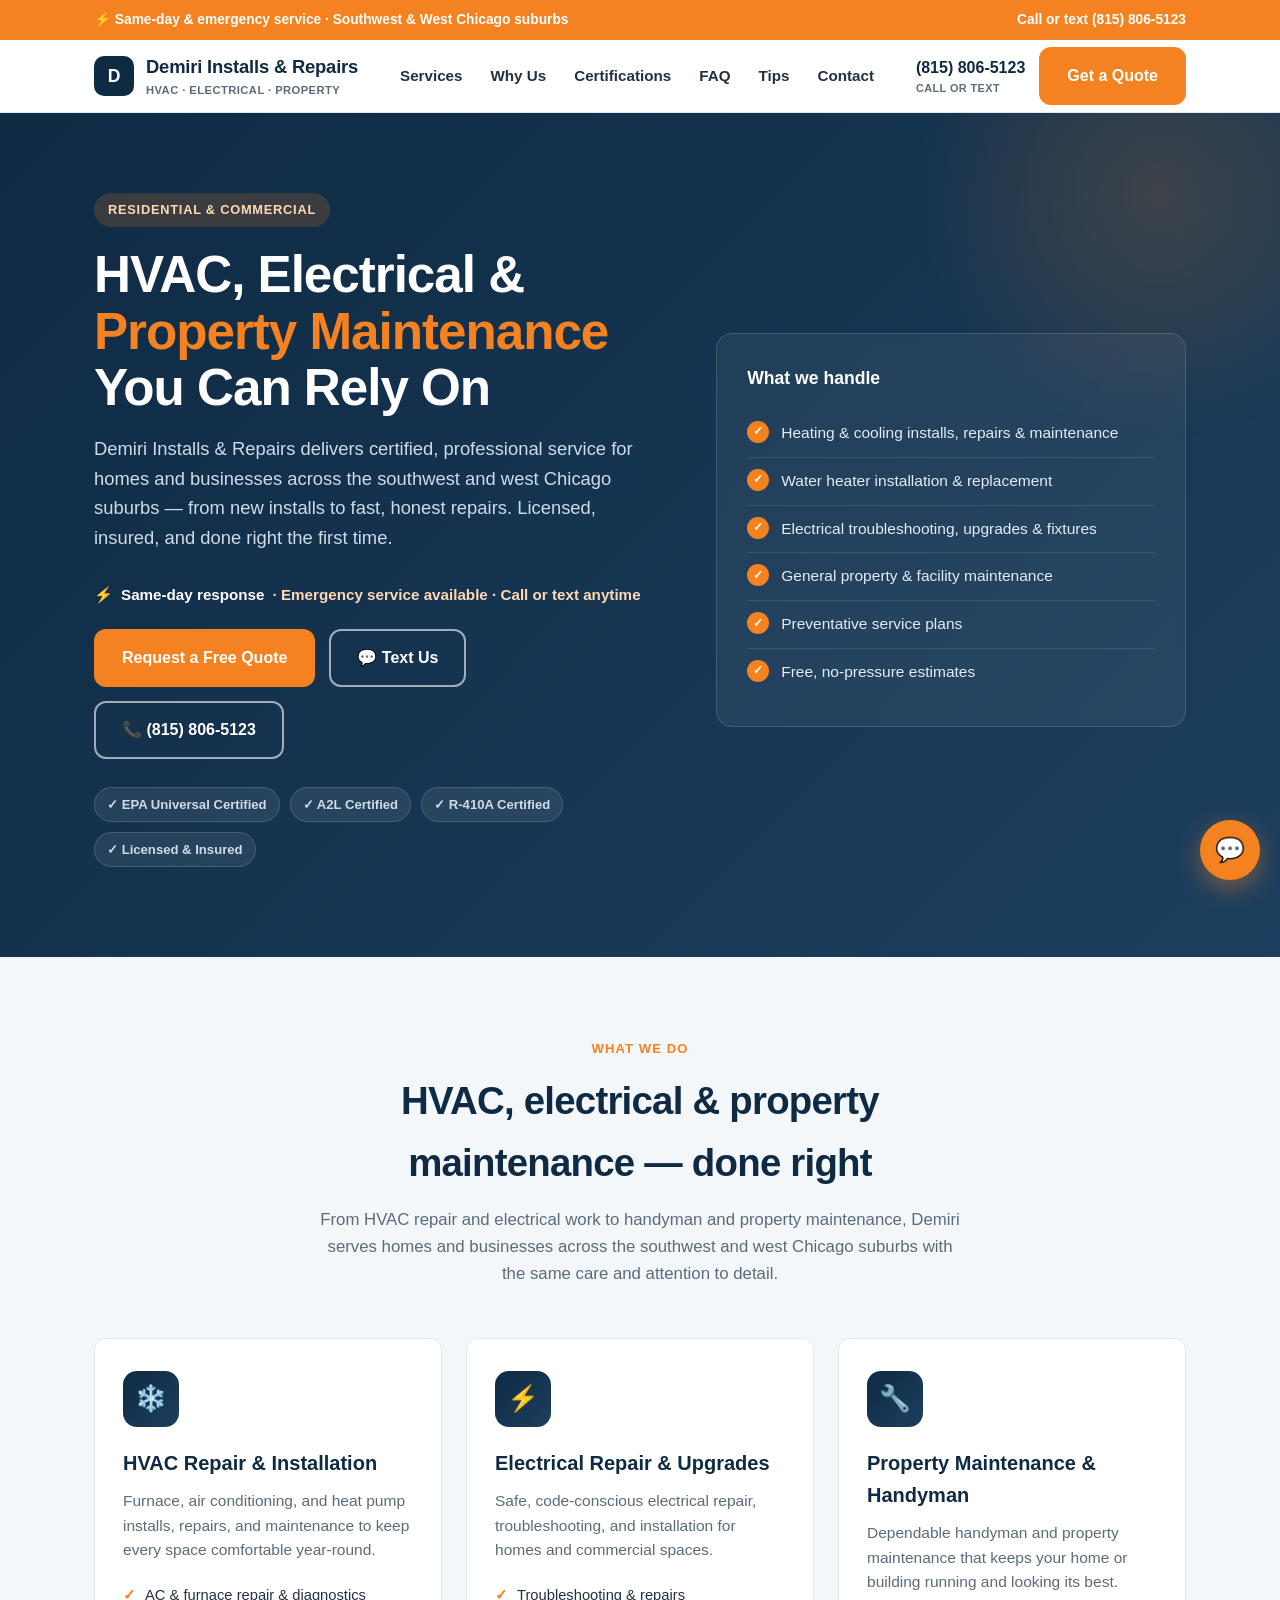
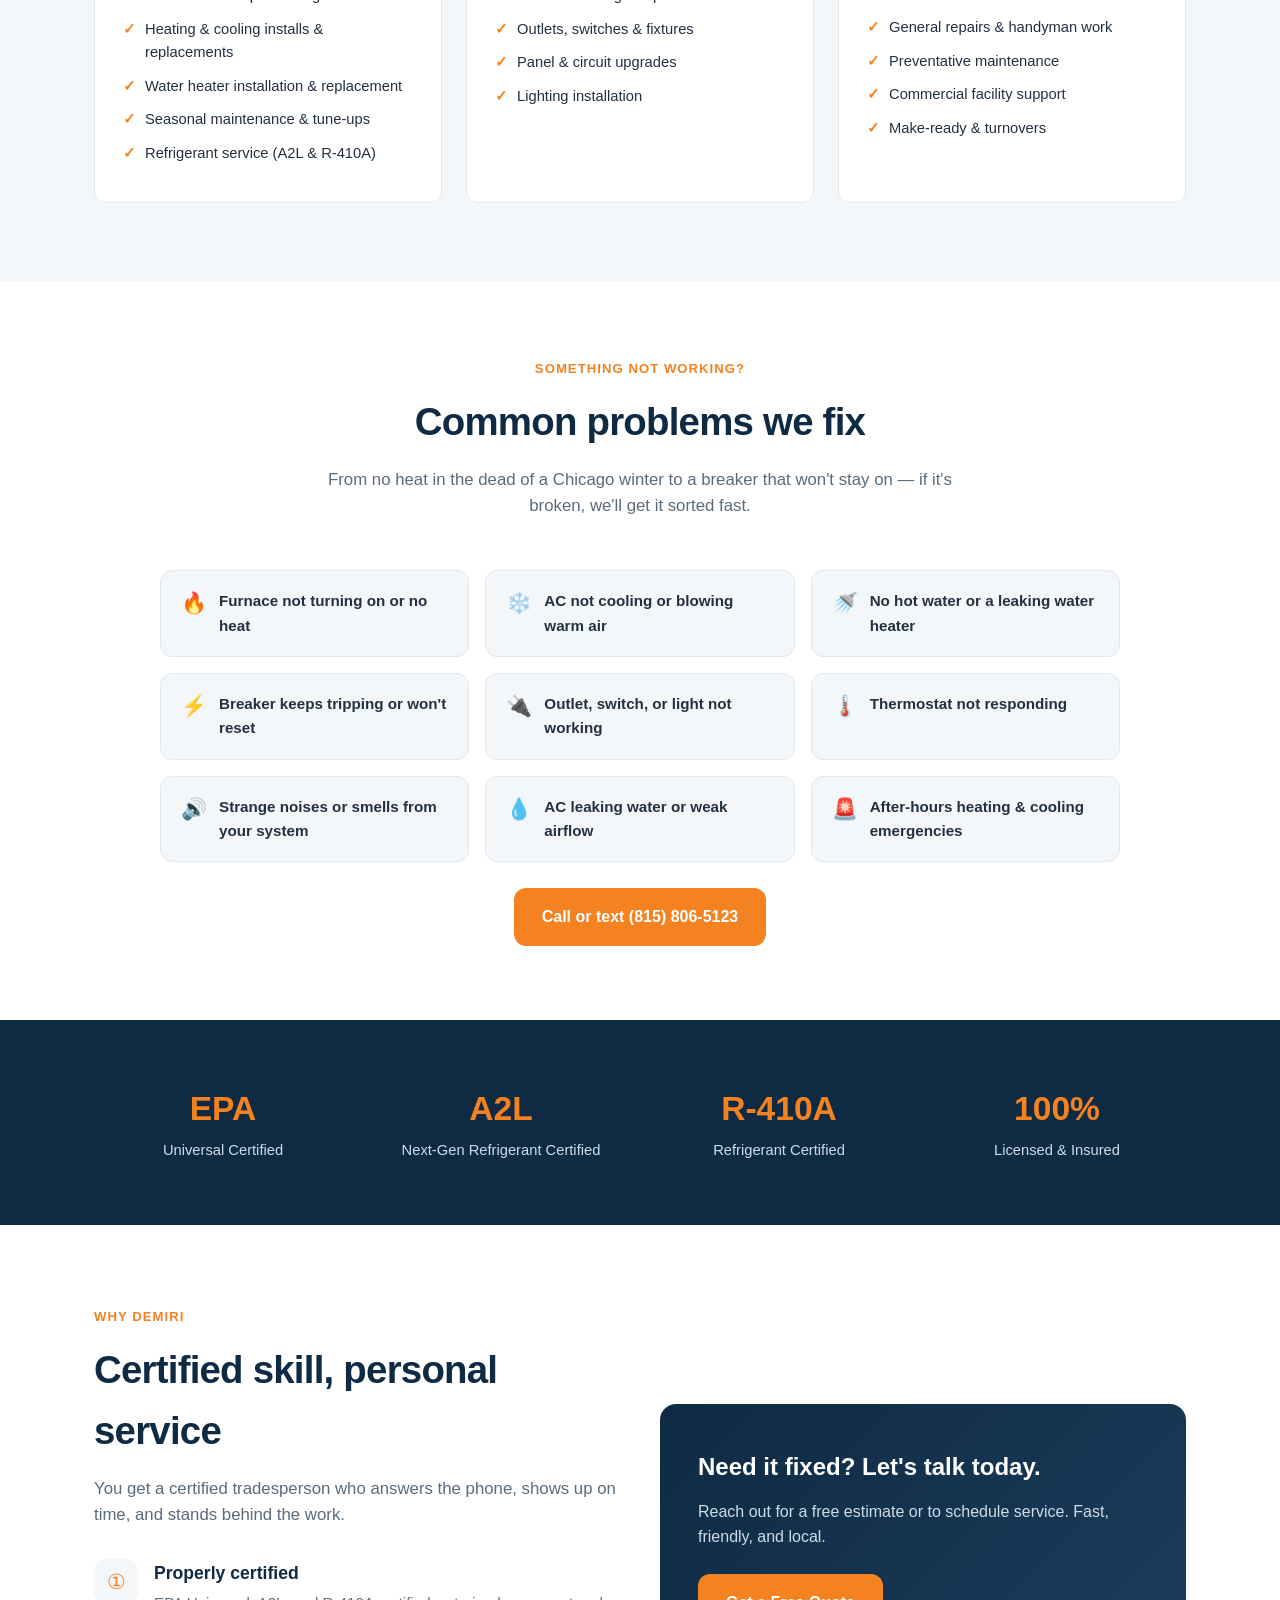
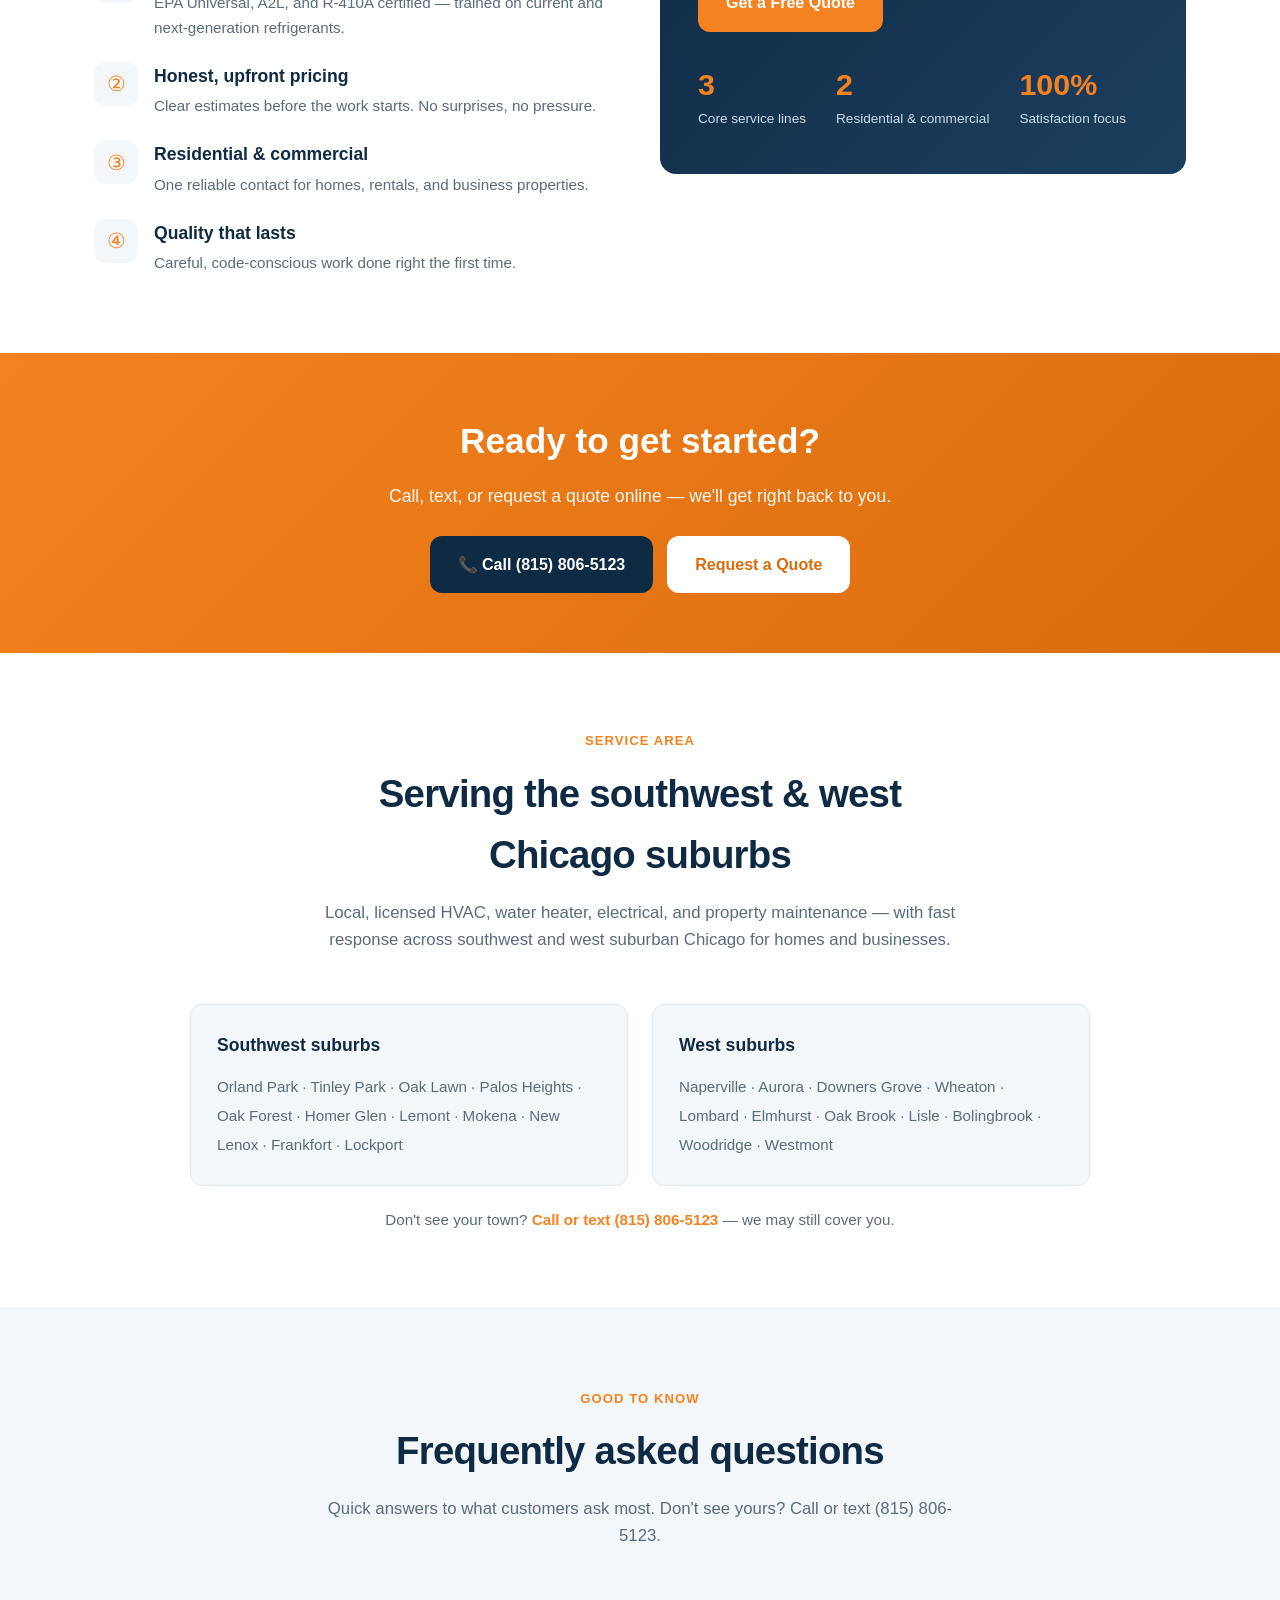
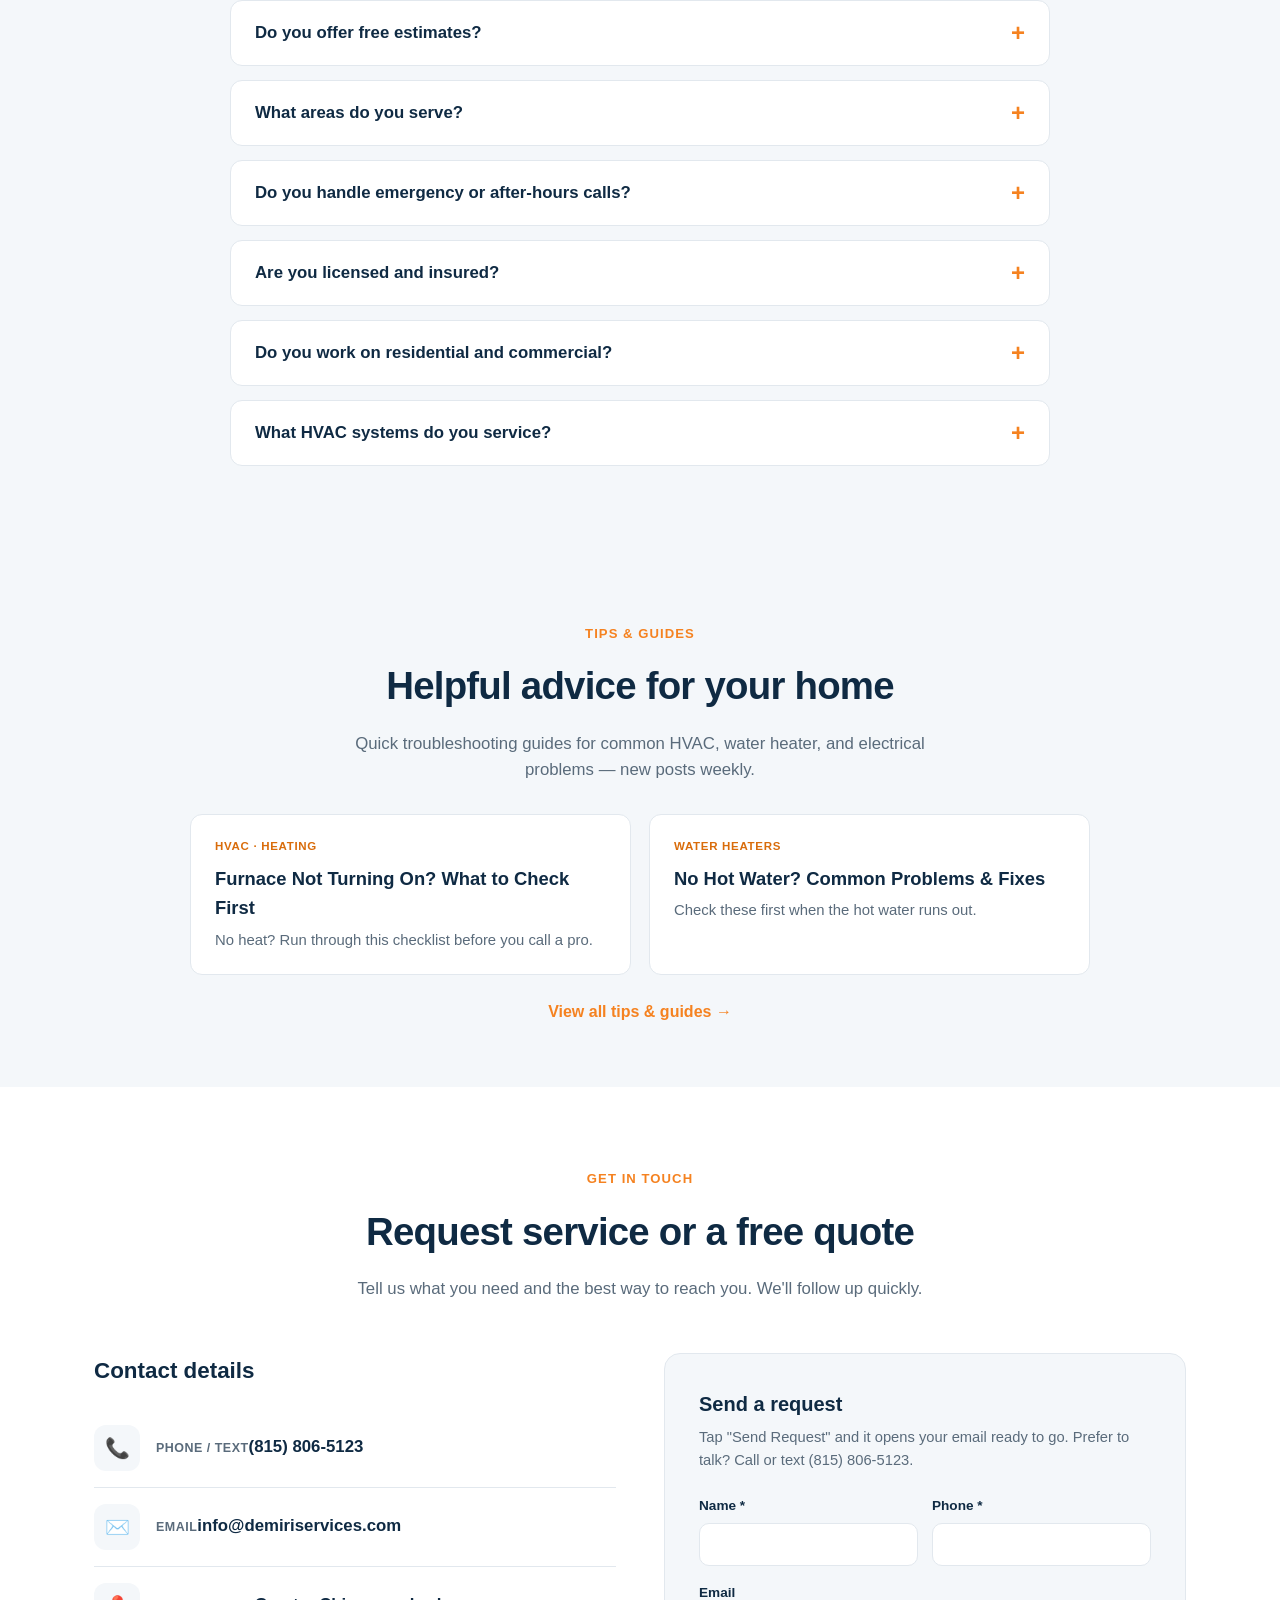
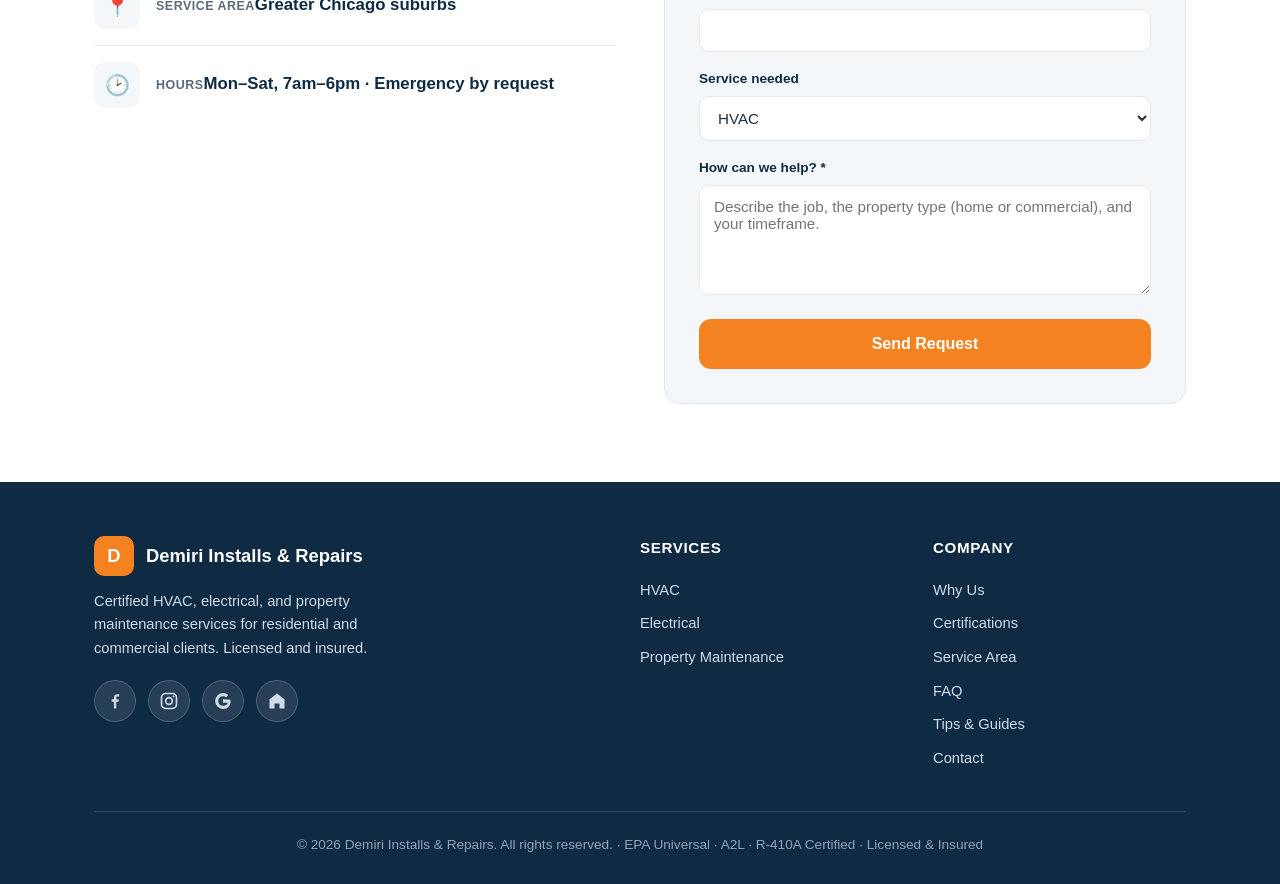
<file: index.html>
<!DOCTYPE html>
<html lang="en">
<head>
  <meta charset="UTF-8" />
  <meta name="viewport" content="width=device-width, initial-scale=1.0" />
  <title>HVAC, Electrical & Property Maintenance — SW &amp; West Chicago Suburbs | Demiri Installs & Repairs</title>
  <meta name="description" content="HVAC repair & installation, electrical, and property maintenance for homes and businesses in the southwest & west Chicago suburbs. Same-day & emergency service. Licensed, insured, EPA/A2L/R-410A certified. Call or text (815) 806-5123." />
  <meta name="keywords" content="HVAC repair, HVAC installation, furnace repair, air conditioning repair, AC repair, heating and cooling, water heater installation, water heater repair, tankless water heater, electrician, electrical repair, property maintenance, handyman, southwest Chicago suburbs, west Chicago suburbs, residential and commercial, licensed and insured, furnace not working, no heat, AC not cooling, AC blowing warm air, no hot water, water heater leaking, breaker keeps tripping, outlet not working, thermostat not working, emergency HVAC repair, furnace repair Chicago suburbs" />
  <meta name="robots" content="index, follow" />
  <meta name="author" content="Demiri Installs & Repairs" />
  <meta name="theme-color" content="#0f2a43" />
  <link rel="canonical" href="https://demiriservices.com/" />

  <!-- Local SEO geo tags -->
  <meta name="geo.region" content="US-IL" />
  <meta name="geo.placename" content="Southwest and West Chicago Suburbs" />

  <!-- Open Graph / social preview -->
  <meta property="og:title" content="Demiri Installs & Repairs | HVAC, Electrical & Property Maintenance" />
  <meta property="og:description" content="HVAC, electrical & property maintenance — residential & commercial across the southwest and west Chicago suburbs. Same-day & emergency service. Licensed, insured & certified." />
  <meta property="og:type" content="website" />
  <meta property="og:url" content="https://demiriservices.com/" />
  <meta property="og:site_name" content="Demiri Installs & Repairs" />
  <meta name="twitter:card" content="summary_large_image" />

  <!-- Structured data: helps Google show you in local search & maps -->
  <script type="application/ld+json">
  {
    "@context": "https://schema.org",
    "@type": ["HVACBusiness", "Electrician", "GeneralContractor"],
    "name": "Demiri Installs & Repairs",
    "description": "Certified HVAC, electrical, and property maintenance services for residential and commercial clients across the southwest and west Chicago suburbs. Same-day and emergency service available.",
    "url": "https://demiriservices.com/",
    "telephone": "+1-815-806-5123",
    "email": "info@demiriservices.com",
    "priceRange": "$$",
    "address": {
      "@type": "PostalAddress",
      "addressRegion": "IL",
      "addressCountry": "US"
    },
    "areaServed": [
      { "@type": "Place", "name": "Southwest Chicago suburbs, IL" },
      { "@type": "Place", "name": "West Chicago suburbs, IL" }
    ],
    "openingHoursSpecification": [
      {
        "@type": "OpeningHoursSpecification",
        "dayOfWeek": ["Monday", "Tuesday", "Wednesday", "Thursday", "Friday", "Saturday"],
        "opens": "07:00",
        "closes": "18:00"
      }
    ],
    "knowsAbout": ["HVAC repair", "HVAC installation", "furnace repair", "air conditioning repair", "water heater installation", "water heater repair", "electrical repair", "property maintenance", "R-410A", "A2L refrigerant"],
    "hasCredential": ["EPA Universal Certified", "A2L Certified", "R-410A Certified", "Licensed & Insured"],
    "makesOffer": [
      { "@type": "Offer", "itemOffered": { "@type": "Service", "name": "HVAC installation, repair & maintenance" } },
      { "@type": "Offer", "itemOffered": { "@type": "Service", "name": "Water heater installation & replacement" } },
      { "@type": "Offer", "itemOffered": { "@type": "Service", "name": "Electrical repair, upgrades & installation" } },
      { "@type": "Offer", "itemOffered": { "@type": "Service", "name": "Property & facility maintenance" } }
    ]
  }
  </script>

  <style>
    :root {
      --navy: #0f2a43;
      --navy-light: #1c3f5f;
      --accent: #f58220;      /* warm orange */
      --accent-dark: #d96c0b;
      --bg: #ffffff;
      --bg-alt: #f4f7fa;
      --text: #223040;
      --text-muted: #5a6b7b;
      --border: #e2e8ee;
      --radius: 12px;
      --shadow: 0 6px 24px rgba(15, 42, 67, 0.08);
      --maxw: 1140px;
    }

    * { box-sizing: border-box; margin: 0; padding: 0; }

    html { scroll-behavior: smooth; }

    body {
      font-family: -apple-system, BlinkMacSystemFont, "Segoe UI", Roboto, Helvetica, Arial, sans-serif;
      color: var(--text);
      line-height: 1.6;
      background: var(--bg);
      -webkit-font-smoothing: antialiased;
      overflow-x: hidden;
    }

    a { color: inherit; text-decoration: none; }

    .container {
      width: 100%;
      max-width: var(--maxw);
      margin: 0 auto;
      padding: 0 24px;
    }

    .btn {
      display: inline-flex;
      align-items: center;
      gap: 8px;
      font-weight: 700;
      font-size: 1rem;
      padding: 14px 26px;
      border-radius: var(--radius);
      cursor: pointer;
      border: 2px solid transparent;
      transition: transform 0.12s ease, background 0.2s ease, box-shadow 0.2s ease;
      white-space: nowrap;
    }
    .btn-primary { background: var(--accent); color: #fff; }
    .btn-primary:hover { background: var(--accent-dark); transform: translateY(-2px); box-shadow: var(--shadow); }
    .btn-outline { background: transparent; color: #fff; border-color: rgba(255,255,255,0.6); }
    .btn-outline:hover { background: rgba(255,255,255,0.12); border-color: #fff; }
    .btn-dark { background: var(--navy); color: #fff; }
    .btn-dark:hover { background: var(--navy-light); transform: translateY(-2px); box-shadow: var(--shadow); }

    /* ---------- Header ---------- */
    header {
      position: sticky;
      top: 0;
      z-index: 50;
      background: rgba(255,255,255,0.97);
      backdrop-filter: blur(8px);
      border-bottom: 1px solid var(--border);
    }
    .nav {
      display: flex;
      align-items: center;
      justify-content: space-between;
      height: 72px;
    }
    .brand {
      display: flex;
      align-items: center;
      gap: 12px;
      font-weight: 800;
      font-size: 1.15rem;
      color: var(--navy);
      letter-spacing: -0.01em;
    }
    .brand .logo {
      width: 40px; height: 40px;
      border-radius: 10px;
      background: var(--navy);
      color: #fff;
      display: grid; place-items: center;
      font-size: 1.1rem; font-weight: 800;
    }
    .brand small { display: block; font-size: 0.7rem; font-weight: 600; color: var(--text-muted); letter-spacing: 0.04em; text-transform: uppercase; }
    .nav-links { display: flex; align-items: center; gap: 28px; }
    .nav-links a { font-weight: 600; color: var(--text); font-size: 0.95rem; }
    .nav-links a:hover { color: var(--accent); }
    .nav-cta { display: flex; align-items: center; gap: 14px; }
    .nav-phone { font-weight: 800; color: var(--navy); font-size: 1rem; }
    .nav-phone span { display: block; font-size: 0.68rem; font-weight: 600; color: var(--text-muted); text-transform: uppercase; letter-spacing: 0.04em; }
    .menu-toggle { display: none; background: none; border: 0; cursor: pointer; padding: 8px; }
    .menu-toggle span { display: block; width: 24px; height: 2px; background: var(--navy); margin: 5px 0; border-radius: 2px; }

    /* ---------- Hero ---------- */
    .hero {
      background: linear-gradient(135deg, var(--navy) 0%, var(--navy-light) 100%);
      color: #fff;
      position: relative;
      overflow: hidden;
    }
    .hero::after {
      content: "";
      position: absolute;
      top: -20%; right: -10%;
      width: 500px; height: 500px;
      background: radial-gradient(circle, rgba(245,130,32,0.18) 0%, transparent 70%);
      pointer-events: none;
    }
    .hero-inner {
      display: grid;
      grid-template-columns: 1.1fr 0.9fr;
      gap: 48px;
      align-items: center;
      padding: 80px 24px 90px;
    }
    .hero .eyebrow {
      display: inline-block;
      background: rgba(245,130,32,0.18);
      color: #ffd9b3;
      font-weight: 700;
      font-size: 0.8rem;
      letter-spacing: 0.06em;
      text-transform: uppercase;
      padding: 7px 14px;
      border-radius: 50px;
      margin-bottom: 20px;
    }
    .hero h1 {
      font-size: clamp(2rem, 4.5vw, 3.2rem);
      line-height: 1.1;
      letter-spacing: -0.02em;
      margin-bottom: 18px;
      font-weight: 800;
    }
    .hero h1 .accent { color: var(--accent); }
    .hero p.lead {
      font-size: 1.15rem;
      color: #cfdce8;
      margin-bottom: 30px;
      max-width: 540px;
    }
    .hero-actions { display: flex; gap: 14px; flex-wrap: wrap; margin-bottom: 28px; }
    .hero-badges { display: flex; gap: 10px; flex-wrap: wrap; }
    .hero-badges span {
      display: inline-flex; align-items: center; gap: 6px;
      font-size: 0.82rem; font-weight: 600;
      color: #cfdce8;
      background: rgba(255,255,255,0.08);
      border: 1px solid rgba(255,255,255,0.14);
      padding: 6px 12px; border-radius: 50px;
    }
    .hero-card {
      background: rgba(255,255,255,0.06);
      border: 1px solid rgba(255,255,255,0.14);
      border-radius: 16px;
      padding: 30px;
      backdrop-filter: blur(4px);
    }
    .hero-card h3 { font-size: 1.1rem; margin-bottom: 18px; color: #fff; }
    .hero-card ul { list-style: none; }
    .hero-card li {
      display: flex; align-items: flex-start; gap: 12px;
      padding: 11px 0;
      border-bottom: 1px solid rgba(255,255,255,0.1);
      color: #e4edf4; font-size: 0.97rem;
    }
    .hero-card li:last-child { border-bottom: 0; }
    .hero-card li .check {
      flex-shrink: 0; width: 22px; height: 22px; border-radius: 50%;
      background: var(--accent); color: #fff;
      display: grid; place-items: center; font-size: 0.75rem; font-weight: 800;
    }

    /* ---------- Section basics ---------- */
    section { padding: 78px 0; }
    .section-head { text-align: center; max-width: 640px; margin: 0 auto 50px; }
    .section-head .eyebrow {
      color: var(--accent); font-weight: 700; font-size: 0.82rem;
      text-transform: uppercase; letter-spacing: 0.08em;
    }
    .section-head h2 {
      font-size: clamp(1.7rem, 3.2vw, 2.4rem);
      color: var(--navy); margin: 10px 0 14px;
      letter-spacing: -0.02em; font-weight: 800;
    }
    .section-head p { color: var(--text-muted); font-size: 1.05rem; }

    /* ---------- Services ---------- */
    .services { background: var(--bg-alt); }
    .service-grid {
      display: grid;
      grid-template-columns: repeat(3, 1fr);
      gap: 24px;
    }
    .service-card {
      background: #fff;
      border: 1px solid var(--border);
      border-radius: var(--radius);
      padding: 32px 28px;
      transition: transform 0.15s ease, box-shadow 0.2s ease, border-color 0.2s ease;
    }
    .service-card:hover { transform: translateY(-4px); box-shadow: var(--shadow); border-color: var(--accent); }
    .service-icon {
      width: 56px; height: 56px; border-radius: 14px;
      background: linear-gradient(135deg, var(--navy), var(--navy-light));
      display: grid; place-items: center; margin-bottom: 20px;
      font-size: 1.6rem;
    }
    .service-card h3 { color: var(--navy); font-size: 1.25rem; margin-bottom: 10px; }
    .service-card p { color: var(--text-muted); font-size: 0.97rem; margin-bottom: 16px; }
    .service-card ul { list-style: none; }
    .service-card li {
      font-size: 0.92rem; color: var(--text); padding: 5px 0 5px 22px;
      position: relative;
    }
    .service-card li::before {
      content: "✓"; position: absolute; left: 0; color: var(--accent); font-weight: 800;
    }

    /* ---------- Credibility / certs ---------- */
    .certs-band {
      background: var(--navy);
      color: #fff;
    }
    .certs-grid {
      display: grid; grid-template-columns: repeat(4, 1fr); gap: 20px; text-align: center;
    }
    .cert-item { padding: 10px; }
    .cert-item .big { font-size: 2.1rem; font-weight: 800; color: var(--accent); }
    .cert-item .lbl { font-size: 0.92rem; color: #cfdce8; margin-top: 4px; }

    /* ---------- Why us ---------- */
    .why-grid {
      display: grid; grid-template-columns: repeat(2, 1fr); gap: 40px; align-items: center;
    }
    .why-list { display: grid; gap: 22px; }
    .why-item { display: flex; gap: 16px; align-items: flex-start; }
    .why-item .num {
      flex-shrink: 0; width: 44px; height: 44px; border-radius: 12px;
      background: var(--bg-alt); color: var(--accent);
      display: grid; place-items: center; font-size: 1.3rem;
    }
    .why-item h4 { color: var(--navy); font-size: 1.1rem; margin-bottom: 4px; }
    .why-item p { color: var(--text-muted); font-size: 0.95rem; }
    .why-visual {
      background: linear-gradient(135deg, var(--navy), var(--navy-light));
      border-radius: 16px; padding: 44px 38px; color: #fff;
    }
    .why-visual h3 { font-size: 1.5rem; margin-bottom: 12px; }
    .why-visual p { color: #cfdce8; margin-bottom: 24px; }
    .why-visual .stat-row { display: flex; gap: 30px; }
    .why-visual .stat .n { font-size: 1.9rem; font-weight: 800; color: var(--accent); }
    .why-visual .stat .t { font-size: 0.85rem; color: #cfdce8; }

    /* ---------- CTA band ---------- */
    .cta-band {
      background: linear-gradient(135deg, var(--accent) 0%, var(--accent-dark) 100%);
      color: #fff; text-align: center;
    }
    .cta-band h2 { font-size: clamp(1.6rem, 3vw, 2.2rem); margin-bottom: 12px; font-weight: 800; }
    .cta-band p { font-size: 1.1rem; margin-bottom: 26px; opacity: 0.95; }

    /* ---------- Contact ---------- */
    .contact-grid { display: grid; grid-template-columns: 1fr 1fr; gap: 48px; }
    .contact-info h3 { color: var(--navy); font-size: 1.4rem; margin-bottom: 20px; }
    .contact-line {
      display: flex; align-items: center; gap: 16px; padding: 16px 0; border-bottom: 1px solid var(--border);
    }
    .contact-line:last-child { border-bottom: 0; }
    .contact-line .ci {
      width: 46px; height: 46px; border-radius: 12px; flex-shrink: 0;
      background: var(--bg-alt); display: grid; place-items: center; font-size: 1.25rem;
    }
    .contact-line .lbl { font-size: 0.78rem; text-transform: uppercase; letter-spacing: 0.04em; color: var(--text-muted); font-weight: 600; }
    .contact-line .val { font-size: 1.05rem; color: var(--navy); font-weight: 700; }
    .contact-form {
      background: var(--bg-alt); border-radius: 16px; padding: 34px; border: 1px solid var(--border);
    }
    .contact-form h3 { color: var(--navy); font-size: 1.25rem; margin-bottom: 6px; }
    .contact-form .sub { color: var(--text-muted); font-size: 0.92rem; margin-bottom: 22px; }
    .form-row { display: grid; grid-template-columns: 1fr 1fr; gap: 14px; }
    .field { margin-bottom: 16px; }
    .field label { display: block; font-size: 0.85rem; font-weight: 600; color: var(--navy); margin-bottom: 6px; }
    .field input, .field select, .field textarea {
      width: 100%; padding: 12px 14px; border: 1px solid var(--border); border-radius: 10px;
      font-size: 0.95rem; font-family: inherit; background: #fff; color: var(--text);
    }
    .field input:focus, .field select:focus, .field textarea:focus {
      outline: none; border-color: var(--accent); box-shadow: 0 0 0 3px rgba(245,130,32,0.12);
    }
    .field textarea { resize: vertical; min-height: 110px; }

    /* ---------- Footer ---------- */
    footer { background: var(--navy); color: #cfdce8; padding: 54px 0 28px; }
    .footer-grid { display: grid; grid-template-columns: 2fr 1fr 1fr; gap: 40px; margin-bottom: 36px; }
    .footer-brand { display: flex; align-items: center; gap: 12px; color: #fff; font-weight: 800; font-size: 1.15rem; margin-bottom: 14px; }
    .footer-brand .logo { width: 40px; height: 40px; border-radius: 10px; background: var(--accent); display: grid; place-items: center; }
    footer p { font-size: 0.92rem; max-width: 320px; }
    footer h5 { color: #fff; font-size: 0.95rem; margin-bottom: 14px; text-transform: uppercase; letter-spacing: 0.04em; }
    footer ul { list-style: none; }
    footer li { padding: 5px 0; font-size: 0.92rem; }
    footer li a:hover { color: var(--accent); }
    .footer-bottom {
      border-top: 1px solid rgba(255,255,255,0.12); padding-top: 22px; text-align: center;
      font-size: 0.85rem; color: #90a4b6;
    }
    /* ---------- Social icons ---------- */
    .socials { display: flex; gap: 12px; margin-top: 20px; }
    .socials a { width: 42px; height: 42px; border-radius: 50%; display: grid; place-items: center; background: rgba(255,255,255,0.1); border: 1px solid rgba(255,255,255,0.18); color: #cfdce8; transition: background 0.2s, color 0.2s, transform 0.15s; }
    .socials a:hover { background: var(--accent); color: #fff; border-color: var(--accent); transform: translateY(-2px); }
    .socials svg { width: 20px; height: 20px; }

    /* ---------- Responsive ---------- */
    @media (max-width: 900px) {
      .hero-inner { grid-template-columns: 1fr; gap: 36px; padding: 48px 24px 56px; }
      .service-grid { grid-template-columns: 1fr; }
      .certs-grid { grid-template-columns: repeat(2, 1fr); gap: 28px; }
      .why-grid { grid-template-columns: 1fr; }
      .contact-grid { grid-template-columns: 1fr; gap: 32px; }
      .footer-grid { grid-template-columns: 1fr; gap: 28px; }
      .nav-links, .nav-cta { display: none; }
      .menu-toggle { display: block; }
      .brand { font-size: 1rem; }
      .brand .logo { width: 36px; height: 36px; }
      .brand small { display: none; }
      .nav-links.open {
        display: flex; flex-direction: column; position: absolute; top: 72px; left: 0; right: 0;
        background: #fff; border-bottom: 1px solid var(--border); padding: 18px 24px; gap: 16px;
      }
    }
    @media (max-width: 520px) {
      .form-row { grid-template-columns: 1fr; }
      .certs-grid { grid-template-columns: 1fr; }
      .why-visual .stat-row { flex-direction: column; gap: 18px; }
    }

    /* ---------- Top announcement bar ---------- */
    .topbar { background: var(--accent); color: #fff; font-size: 0.86rem; font-weight: 600; }
    .topbar-inner { display: flex; align-items: center; justify-content: space-between; gap: 12px; padding: 9px 24px; flex-wrap: wrap; }
    .topbar a { font-weight: 800; white-space: nowrap; }
    .topbar a:hover { text-decoration: underline; }

    /* ---------- Hero emergency line ---------- */
    .hero-emergency { display: inline-flex; align-items: center; gap: 8px; font-size: 0.95rem; color: #ffd9b3; margin-bottom: 22px; font-weight: 600; }
    .hero-emergency strong { color: #fff; }

    /* ---------- Common problems ---------- */
    .problems-grid { display: grid; grid-template-columns: repeat(3, 1fr); gap: 16px; max-width: 960px; margin: 0 auto; }
    .problem { display: flex; gap: 12px; align-items: flex-start; background: var(--bg-alt); border: 1px solid var(--border); border-radius: 12px; padding: 18px 20px; }
    .problem .pico { font-size: 1.3rem; flex-shrink: 0; line-height: 1.3; }
    .problem p { font-size: 0.95rem; color: var(--text); font-weight: 600; }
    @media (max-width: 900px) { .problems-grid { grid-template-columns: 1fr; } }

    /* ---------- FAQ ---------- */
    .faq { background: var(--bg-alt); }
    .faq-list { max-width: 820px; margin: 0 auto; }
    .faq-item { background: #fff; border: 1px solid var(--border); border-radius: 12px; margin-bottom: 14px; overflow: hidden; }
    .faq-q { width: 100%; text-align: left; background: none; border: 0; cursor: pointer; padding: 20px 24px; font-size: 1.05rem; font-weight: 700; color: var(--navy); display: flex; justify-content: space-between; align-items: center; gap: 16px; font-family: inherit; }
    .faq-q .mark { color: var(--accent); font-size: 1.5rem; flex-shrink: 0; transition: transform 0.2s; line-height: 1; }
    .faq-item.open .faq-q .mark { transform: rotate(45deg); }
    .faq-a { max-height: 0; overflow: hidden; transition: max-height 0.25s ease; }
    .faq-a p { padding: 0 24px 20px; color: var(--text-muted); font-size: 0.97rem; }
    .faq-item.open .faq-a { max-height: 340px; }

    /* ---------- Floating quick-contact button ---------- */
    .fab-wrap { position: fixed; right: 20px; bottom: 20px; z-index: 90; display: flex; flex-direction: column; align-items: flex-end; gap: 12px; }
    .fab-actions { display: flex; flex-direction: column; gap: 10px; opacity: 0; transform: translateY(10px) scale(0.95); pointer-events: none; transition: all 0.2s ease; }
    .fab-wrap.open .fab-actions { opacity: 1; transform: translateY(0) scale(1); pointer-events: auto; }
    .fab-action { display: flex; align-items: center; gap: 10px; background: #fff; color: var(--navy); font-weight: 700; font-size: 0.95rem; padding: 12px 18px; border-radius: 50px; box-shadow: 0 6px 20px rgba(15,42,67,0.18); border: 1px solid var(--border); white-space: nowrap; }
    .fab-action:hover { background: var(--bg-alt); }
    .fab-toggle { width: 60px; height: 60px; border-radius: 50%; background: var(--accent); color: #fff; border: 0; cursor: pointer; font-size: 1.5rem; box-shadow: 0 8px 24px rgba(245,130,32,0.45); display: grid; place-items: center; transition: transform 0.2s, background 0.2s; align-self: flex-end; }
    .fab-wrap.open .fab-toggle { transform: rotate(90deg); background: var(--accent-dark); }
    @media (max-width: 520px) { .topbar-inner { justify-content: center; text-align: center; } }
  </style>
</head>
<body>

  <!-- ===== Top announcement bar ===== -->
  <div class="topbar">
    <div class="container topbar-inner">
      <span>⚡ Same-day &amp; emergency service · Southwest &amp; West Chicago suburbs</span>
      <a href="tel:+18158065123">Call or text (815) 806-5123</a>
    </div>
  </div>

  <!-- ===== Header ===== -->
  <header>
    <div class="container nav">
      <a href="#home" class="brand">
        <span class="logo">D</span>
        <span>Demiri Installs &amp; Repairs
          <small>HVAC · Electrical · Property</small>
        </span>
      </a>
      <nav class="nav-links" id="navLinks">
        <a href="#services">Services</a>
        <a href="#why">Why Us</a>
        <a href="#certifications">Certifications</a>
        <a href="#faq">FAQ</a>
        <a href="blog/index.html">Tips</a>
        <a href="#contact">Contact</a>
      </nav>
      <div class="nav-cta">
        <a href="tel:+18158065123" class="nav-phone">(815) 806-5123<span>Call or text</span></a>
        <a href="#contact" class="btn btn-primary">Get a Quote</a>
      </div>
      <button class="menu-toggle" id="menuToggle" aria-label="Open menu">
        <span></span><span></span><span></span>
      </button>
    </div>
  </header>

  <!-- ===== Hero ===== -->
  <section class="hero" id="home" style="padding:0;">
    <div class="container hero-inner">
      <div>
        <span class="eyebrow">Residential &amp; Commercial</span>
        <h1>HVAC, Electrical &amp; <span class="accent">Property Maintenance</span> You Can Rely On</h1>
        <p class="lead">Demiri Installs &amp; Repairs delivers certified, professional service for homes and businesses across the southwest and west Chicago suburbs — from new installs to fast, honest repairs. Licensed, insured, and done right the first time.</p>
        <p class="hero-emergency">⚡ <strong>Same-day response</strong> · Emergency service available · Call or text anytime</p>
        <div class="hero-actions">
          <a href="#contact" class="btn btn-primary">Request a Free Quote</a>
          <a href="sms:+18158065123" class="btn btn-outline">💬 Text Us</a>
          <a href="tel:+18158065123" class="btn btn-outline">📞 (815) 806-5123</a>
        </div>
        <div class="hero-badges">
          <span>✓ EPA Universal Certified</span>
          <span>✓ A2L Certified</span>
          <span>✓ R-410A Certified</span>
          <span>✓ Licensed &amp; Insured</span>
        </div>
      </div>
      <div class="hero-card">
        <h3>What we handle</h3>
        <ul>
          <li><span class="check">✓</span> Heating &amp; cooling installs, repairs &amp; maintenance</li>
          <li><span class="check">✓</span> Water heater installation &amp; replacement</li>
          <li><span class="check">✓</span> Electrical troubleshooting, upgrades &amp; fixtures</li>
          <li><span class="check">✓</span> General property &amp; facility maintenance</li>
          <li><span class="check">✓</span> Preventative service plans</li>
          <li><span class="check">✓</span> Free, no-pressure estimates</li>
        </ul>
      </div>
    </div>
  </section>

  <!-- ===== Services ===== -->
  <section class="services" id="services">
    <div class="container">
      <div class="section-head">
        <span class="eyebrow">What We Do</span>
        <h2>HVAC, electrical &amp; property maintenance — done right</h2>
        <p>From HVAC repair and electrical work to handyman and property maintenance, Demiri serves homes and businesses across the southwest and west Chicago suburbs with the same care and attention to detail.</p>
      </div>
      <div class="service-grid">
        <div class="service-card">
          <div class="service-icon">❄️</div>
          <h3>HVAC Repair &amp; Installation</h3>
          <p>Furnace, air conditioning, and heat pump installs, repairs, and maintenance to keep every space comfortable year-round.</p>
          <ul>
            <li>AC &amp; furnace repair &amp; diagnostics</li>
            <li>Heating &amp; cooling installs &amp; replacements</li>
            <li>Water heater installation &amp; replacement</li>
            <li>Seasonal maintenance &amp; tune-ups</li>
            <li>Refrigerant service (A2L &amp; R-410A)</li>
          </ul>
        </div>
        <div class="service-card">
          <div class="service-icon">⚡</div>
          <h3>Electrical Repair &amp; Upgrades</h3>
          <p>Safe, code-conscious electrical repair, troubleshooting, and installation for homes and commercial spaces.</p>
          <ul>
            <li>Troubleshooting &amp; repairs</li>
            <li>Outlets, switches &amp; fixtures</li>
            <li>Panel &amp; circuit upgrades</li>
            <li>Lighting installation</li>
          </ul>
        </div>
        <div class="service-card">
          <div class="service-icon">🔧</div>
          <h3>Property Maintenance &amp; Handyman</h3>
          <p>Dependable handyman and property maintenance that keeps your home or building running and looking its best.</p>
          <ul>
            <li>General repairs &amp; handyman work</li>
            <li>Preventative maintenance</li>
            <li>Commercial facility support</li>
            <li>Make-ready &amp; turnovers</li>
          </ul>
        </div>
      </div>
    </div>
  </section>

  <!-- ===== Common problems we fix  (symptom keywords people actually search) ===== -->
  <section class="problems" id="problems" style="padding:74px 0;background:#fff;">
    <div class="container">
      <div class="section-head">
        <span class="eyebrow">Something Not Working?</span>
        <h2>Common problems we fix</h2>
        <p>From no heat in the dead of a Chicago winter to a breaker that won't stay on — if it's broken, we'll get it sorted fast.</p>
      </div>
      <div class="problems-grid">
        <div class="problem"><span class="pico">🔥</span><p>Furnace not turning on or no heat</p></div>
        <div class="problem"><span class="pico">❄️</span><p>AC not cooling or blowing warm air</p></div>
        <div class="problem"><span class="pico">🚿</span><p>No hot water or a leaking water heater</p></div>
        <div class="problem"><span class="pico">⚡</span><p>Breaker keeps tripping or won't reset</p></div>
        <div class="problem"><span class="pico">🔌</span><p>Outlet, switch, or light not working</p></div>
        <div class="problem"><span class="pico">🌡️</span><p>Thermostat not responding</p></div>
        <div class="problem"><span class="pico">🔊</span><p>Strange noises or smells from your system</p></div>
        <div class="problem"><span class="pico">💧</span><p>AC leaking water or weak airflow</p></div>
        <div class="problem"><span class="pico">🚨</span><p>After-hours heating &amp; cooling emergencies</p></div>
      </div>
      <p style="text-align:center;margin-top:26px;"><a href="tel:+18158065123" class="btn btn-primary">Call or text (815) 806-5123</a></p>
    </div>
  </section>

  <!-- ===== Certifications band ===== -->
  <section class="certs-band" id="certifications" style="padding:52px 0;">
    <div class="container">
      <div class="certs-grid">
        <div class="cert-item"><div class="big">EPA</div><div class="lbl">Universal Certified</div></div>
        <div class="cert-item"><div class="big">A2L</div><div class="lbl">Next-Gen Refrigerant Certified</div></div>
        <div class="cert-item"><div class="big">R-410A</div><div class="lbl">Refrigerant Certified</div></div>
        <div class="cert-item"><div class="big">100%</div><div class="lbl">Licensed &amp; Insured</div></div>
      </div>
    </div>
  </section>

  <!-- ===== Why us ===== -->
  <section id="why">
    <div class="container">
      <div class="why-grid">
        <div>
          <div class="section-head" style="text-align:left; margin:0 0 30px;">
            <span class="eyebrow">Why Demiri</span>
            <h2>Certified skill, personal service</h2>
            <p>You get a certified tradesperson who answers the phone, shows up on time, and stands behind the work.</p>
          </div>
          <div class="why-list">
            <div class="why-item">
              <div class="num">①</div>
              <div><h4>Properly certified</h4><p>EPA Universal, A2L, and R-410A certified — trained on current and next-generation refrigerants.</p></div>
            </div>
            <div class="why-item">
              <div class="num">②</div>
              <div><h4>Honest, upfront pricing</h4><p>Clear estimates before the work starts. No surprises, no pressure.</p></div>
            </div>
            <div class="why-item">
              <div class="num">③</div>
              <div><h4>Residential &amp; commercial</h4><p>One reliable contact for homes, rentals, and business properties.</p></div>
            </div>
            <div class="why-item">
              <div class="num">④</div>
              <div><h4>Quality that lasts</h4><p>Careful, code-conscious work done right the first time.</p></div>
            </div>
          </div>
        </div>
        <div class="why-visual">
          <h3>Need it fixed? Let's talk today.</h3>
          <p>Reach out for a free estimate or to schedule service. Fast, friendly, and local.</p>
          <a href="#contact" class="btn btn-primary" style="margin-bottom:28px;">Get a Free Quote</a>
          <div class="stat-row">
            <div class="stat"><div class="n">3</div><div class="t">Core service lines</div></div>
            <div class="stat"><div class="n">2</div><div class="t">Residential &amp; commercial</div></div>
            <div class="stat"><div class="n">100%</div><div class="t">Satisfaction focus</div></div>
          </div>
        </div>
      </div>
    </div>
  </section>

  <!-- ===== CTA band ===== -->
  <section class="cta-band" style="padding:60px 0;">
    <div class="container">
      <h2>Ready to get started?</h2>
      <p>Call, text, or request a quote online — we'll get right back to you.</p>
      <div style="display:flex; gap:14px; justify-content:center; flex-wrap:wrap;">
        <a href="tel:+18158065123" class="btn btn-dark">📞 Call (815) 806-5123</a>
        <a href="#contact" class="btn" style="background:#fff;color:var(--accent-dark);">Request a Quote</a>
      </div>
    </div>
  </section>

  <!-- ===== Service Areas =====  (EDIT the town lists below to match exactly where you travel) -->
  <section id="areas" style="padding:74px 0;">
    <div class="container">
      <div class="section-head">
        <span class="eyebrow">Service Area</span>
        <h2>Serving the southwest &amp; west Chicago suburbs</h2>
        <p>Local, licensed HVAC, water heater, electrical, and property maintenance — with fast response across southwest and west suburban Chicago for homes and businesses.</p>
      </div>
      <div style="display:grid;grid-template-columns:repeat(auto-fit,minmax(260px,1fr));gap:24px;max-width:900px;margin:0 auto;">
        <div style="background:var(--bg-alt);border:1px solid var(--border);border-radius:12px;padding:26px;">
          <h3 style="color:var(--navy);font-size:1.1rem;margin-bottom:14px;">Southwest suburbs</h3>
          <p style="color:var(--text-muted);font-size:0.95rem;line-height:1.9;">Orland Park · Tinley Park · Oak Lawn · Palos Heights · Oak Forest · Homer Glen · Lemont · Mokena · New Lenox · Frankfort · Lockport</p>
        </div>
        <div style="background:var(--bg-alt);border:1px solid var(--border);border-radius:12px;padding:26px;">
          <h3 style="color:var(--navy);font-size:1.1rem;margin-bottom:14px;">West suburbs</h3>
          <p style="color:var(--text-muted);font-size:0.95rem;line-height:1.9;">Naperville · Aurora · Downers Grove · Wheaton · Lombard · Elmhurst · Oak Brook · Lisle · Bolingbrook · Woodridge · Westmont</p>
        </div>
      </div>
      <p style="text-align:center;color:var(--text-muted);margin-top:22px;font-size:0.95rem;">Don't see your town? <a href="tel:+18158065123" style="color:var(--accent);font-weight:700;">Call or text (815) 806-5123</a> — we may still cover you.</p>
    </div>
  </section>

  <!-- ===== FAQ =====  (PLACEHOLDER COPY — edit answers to match your real policies) -->
  <section class="faq" id="faq">
    <div class="container">
      <div class="section-head">
        <span class="eyebrow">Good to Know</span>
        <h2>Frequently asked questions</h2>
        <p>Quick answers to what customers ask most. Don't see yours? Call or text (815) 806-5123.</p>
      </div>
      <div class="faq-list">
        <div class="faq-item">
          <button class="faq-q">Do you offer free estimates? <span class="mark">+</span></button>
          <div class="faq-a"><p>Yes — we provide free, no-pressure estimates on most jobs. Call or text to schedule a time that works for you.</p></div>
        </div>
        <div class="faq-item">
          <button class="faq-q">What areas do you serve? <span class="mark">+</span></button>
          <div class="faq-a"><p>We serve the southwest and west Chicago suburbs, for both homes and commercial properties. Not sure if you're in range? Just ask — we'll let you know.</p></div>
        </div>
        <div class="faq-item">
          <button class="faq-q">Do you handle emergency or after-hours calls? <span class="mark">+</span></button>
          <div class="faq-a"><p>Yes. We offer same-day response and emergency service for urgent heating, cooling, and electrical issues. Call or text (815) 806-5123 anytime.</p></div>
        </div>
        <div class="faq-item">
          <button class="faq-q">Are you licensed and insured? <span class="mark">+</span></button>
          <div class="faq-a"><p>Yes — fully licensed and insured, and EPA Universal, A2L, and R-410A certified so your system is handled to current code and safety standards.</p></div>
        </div>
        <div class="faq-item">
          <button class="faq-q">Do you work on residential and commercial? <span class="mark">+</span></button>
          <div class="faq-a"><p>Both. From single-family homes and rental properties to commercial spaces and ongoing facility maintenance.</p></div>
        </div>
        <div class="faq-item">
          <button class="faq-q">What HVAC systems do you service? <span class="mark">+</span></button>
          <div class="faq-a"><p>All major brands and system types, including units using current and next-generation (A2L) refrigerants as well as R-410A.</p></div>
        </div>
      </div>
    </div>
  </section>

  <!-- ===== Blog teaser ===== -->
  <section style="padding:62px 0;background:var(--bg-alt);">
    <div class="container">
      <div class="section-head" style="margin-bottom:30px;">
        <span class="eyebrow">Tips &amp; Guides</span>
        <h2>Helpful advice for your home</h2>
        <p>Quick troubleshooting guides for common HVAC, water heater, and electrical problems — new posts weekly.</p>
      </div>
      <div style="display:grid;grid-template-columns:repeat(auto-fit,minmax(280px,1fr));gap:18px;max-width:900px;margin:0 auto;">
        <a href="blog/furnace-not-turning-on.html" style="display:block;background:#fff;border:1px solid var(--border);border-radius:12px;padding:22px 24px;text-decoration:none;">
          <div style="color:var(--accent-dark);font-weight:700;font-size:.72rem;letter-spacing:.06em;text-transform:uppercase;margin-bottom:8px;">HVAC · Heating</div>
          <h3 style="color:var(--navy);font-size:1.15rem;margin-bottom:6px;">Furnace Not Turning On? What to Check First</h3>
          <p style="color:var(--text-muted);font-size:.93rem;">No heat? Run through this checklist before you call a pro.</p>
        </a>
        <a href="blog/no-hot-water.html" style="display:block;background:#fff;border:1px solid var(--border);border-radius:12px;padding:22px 24px;text-decoration:none;">
          <div style="color:var(--accent-dark);font-weight:700;font-size:.72rem;letter-spacing:.06em;text-transform:uppercase;margin-bottom:8px;">Water Heaters</div>
          <h3 style="color:var(--navy);font-size:1.15rem;margin-bottom:6px;">No Hot Water? Common Problems &amp; Fixes</h3>
          <p style="color:var(--text-muted);font-size:.93rem;">Check these first when the hot water runs out.</p>
        </a>
      </div>
      <p style="text-align:center;margin-top:24px;"><a href="blog/index.html" style="color:var(--accent);font-weight:700;">View all tips &amp; guides →</a></p>
    </div>
  </section>

  <!-- ===== Contact ===== -->
  <section id="contact">
    <div class="container">
      <div class="section-head">
        <span class="eyebrow">Get In Touch</span>
        <h2>Request service or a free quote</h2>
        <p>Tell us what you need and the best way to reach you. We'll follow up quickly.</p>
      </div>
      <div class="contact-grid">
        <div class="contact-info">
          <h3>Contact details</h3>
          <a class="contact-line" href="tel:+18158065123">
            <span class="ci">📞</span>
            <span><span class="lbl">Phone / Text</span><span class="val">(815) 806-5123</span></span>
          </a>
          <a class="contact-line" href="mailto:info@demiriservices.com">
            <span class="ci">✉️</span>
            <span><span class="lbl">Email</span><span class="val">info@demiriservices.com</span></span>
          </a>
          <div class="contact-line">
            <span class="ci">📍</span>
            <span><span class="lbl">Service Area</span><span class="val">Greater Chicago suburbs</span></span>
          </div>
          <div class="contact-line">
            <span class="ci">🕑</span>
            <span><span class="lbl">Hours</span><span class="val">Mon–Sat, 7am–6pm · Emergency by request</span></span>
          </div>
        </div>

        <!-- Opens the visitor's email app pre-addressed to info@demiriservices.com.
             Works with no backend. Upgrade path: swap this action for a free Formspree
             endpoint (https://formspree.io) to receive submissions without an email client. -->
        <form class="contact-form" action="mailto:info@demiriservices.com" method="post" enctype="text/plain">
          <h3>Send a request</h3>
          <p class="sub">Tap "Send Request" and it opens your email ready to go. Prefer to talk? Call or text (815) 806-5123.</p>
          <div class="form-row">
            <div class="field">
              <label for="name">Name *</label>
              <input type="text" id="name" name="Name" required />
            </div>
            <div class="field">
              <label for="phone">Phone *</label>
              <input type="tel" id="phone" name="Phone" required />
            </div>
          </div>
          <div class="field">
            <label for="email">Email</label>
            <input type="email" id="email" name="Email" />
          </div>
          <div class="field">
            <label for="service">Service needed</label>
            <select id="service" name="Service">
              <option>HVAC</option>
              <option>Electrical</option>
              <option>Property Maintenance</option>
              <option>Not sure / multiple</option>
            </select>
          </div>
          <div class="field">
            <label for="message">How can we help? *</label>
            <textarea id="message" name="Message" required placeholder="Describe the job, the property type (home or commercial), and your timeframe."></textarea>
          </div>
          <button type="submit" class="btn btn-primary" style="width:100%; justify-content:center;">Send Request</button>
        </form>
      </div>
    </div>
  </section>

  <!-- ===== Footer ===== -->
  <footer>
    <div class="container">
      <div class="footer-grid">
        <div>
          <div class="footer-brand"><span class="logo">D</span> Demiri Installs &amp; Repairs</div>
          <p>Certified HVAC, electrical, and property maintenance services for residential and commercial clients. Licensed and insured.</p>
          <!-- SOCIALS: replace each href="#" with your profile URL once the page is live. Delete any you won't use. -->
          <div class="socials">
            <a href="#" aria-label="Facebook" title="Facebook">
              <svg viewBox="0 0 24 24" fill="currentColor"><path d="M13.5 21v-8h2.7l.4-3h-3.1V8.1c0-.87.24-1.46 1.5-1.46H17V3.9c-.28-.04-1.23-.12-2.35-.12-2.32 0-3.9 1.42-3.9 4.02V10H8v3h2.75v8z"/></svg>
            </a>
            <a href="#" aria-label="Instagram" title="Instagram">
              <svg viewBox="0 0 24 24" fill="none" stroke="currentColor" stroke-width="2"><rect x="3" y="3" width="18" height="18" rx="5"/><circle cx="12" cy="12" r="4"/><circle cx="17.5" cy="6.5" r="1.1" fill="currentColor" stroke="none"/></svg>
            </a>
            <a href="#" aria-label="Google Business Profile" title="Google">
              <svg viewBox="0 0 24 24" fill="currentColor"><path d="M12 10v4h5.6c-.25 1.3-1.6 3.8-5.6 3.8a5.8 5.8 0 1 1 0-11.6c1.8 0 3 .77 3.7 1.43l2.5-2.4C16.6 3.4 14.6 2.5 12 2.5a9.5 9.5 0 1 0 0 19c5.5 0 9.1-3.86 9.1-9.3 0-.62-.07-1.1-.16-1.7z"/></svg>
            </a>
            <a href="#" aria-label="Nextdoor" title="Nextdoor">
              <svg viewBox="0 0 24 24" fill="currentColor"><path d="M12 3 3 10v11h6v-6h6v6h6V10z"/></svg>
            </a>
          </div>
        </div>
        <div>
          <h5>Services</h5>
          <ul>
            <li><a href="#services">HVAC</a></li>
            <li><a href="#services">Electrical</a></li>
            <li><a href="#services">Property Maintenance</a></li>
          </ul>
        </div>
        <div>
          <h5>Company</h5>
          <ul>
            <li><a href="#why">Why Us</a></li>
            <li><a href="#certifications">Certifications</a></li>
            <li><a href="#areas">Service Area</a></li>
            <li><a href="#faq">FAQ</a></li>
            <li><a href="blog/index.html">Tips &amp; Guides</a></li>
            <li><a href="#contact">Contact</a></li>
          </ul>
        </div>
      </div>
      <div class="footer-bottom">
        &copy; <span id="year"></span> Demiri Installs &amp; Repairs. All rights reserved. · EPA Universal · A2L · R-410A Certified · Licensed &amp; Insured
      </div>
    </div>
  </footer>

  <!-- ===== Floating quick-contact button ===== -->
  <div class="fab-wrap" id="fabWrap">
    <div class="fab-actions">
      <a class="fab-action" href="sms:+18158065123">💬 Text us</a>
      <a class="fab-action" href="tel:+18158065123">📞 Call us</a>
      <a class="fab-action" href="#contact" onclick="document.getElementById('fabWrap').classList.remove('open')">✉️ Request a quote</a>
    </div>
    <button class="fab-toggle" id="fabToggle" aria-label="Quick contact options">💬</button>
  </div>

  <script>
    // Mobile menu toggle
    const toggle = document.getElementById('menuToggle');
    const links = document.getElementById('navLinks');
    toggle.addEventListener('click', () => links.classList.toggle('open'));
    links.querySelectorAll('a').forEach(a => a.addEventListener('click', () => links.classList.remove('open')));

    // Floating quick-contact toggle
    const fabWrap = document.getElementById('fabWrap');
    const fabToggle = document.getElementById('fabToggle');
    fabToggle.addEventListener('click', () => {
      fabWrap.classList.toggle('open');
      fabToggle.textContent = fabWrap.classList.contains('open') ? '✕' : '💬';
    });

    // FAQ accordion
    document.querySelectorAll('.faq-q').forEach(q =>
      q.addEventListener('click', () => q.parentElement.classList.toggle('open'))
    );

    // Current year
    document.getElementById('year').textContent = new Date().getFullYear();
  </script>
</body>
</html>
</file>
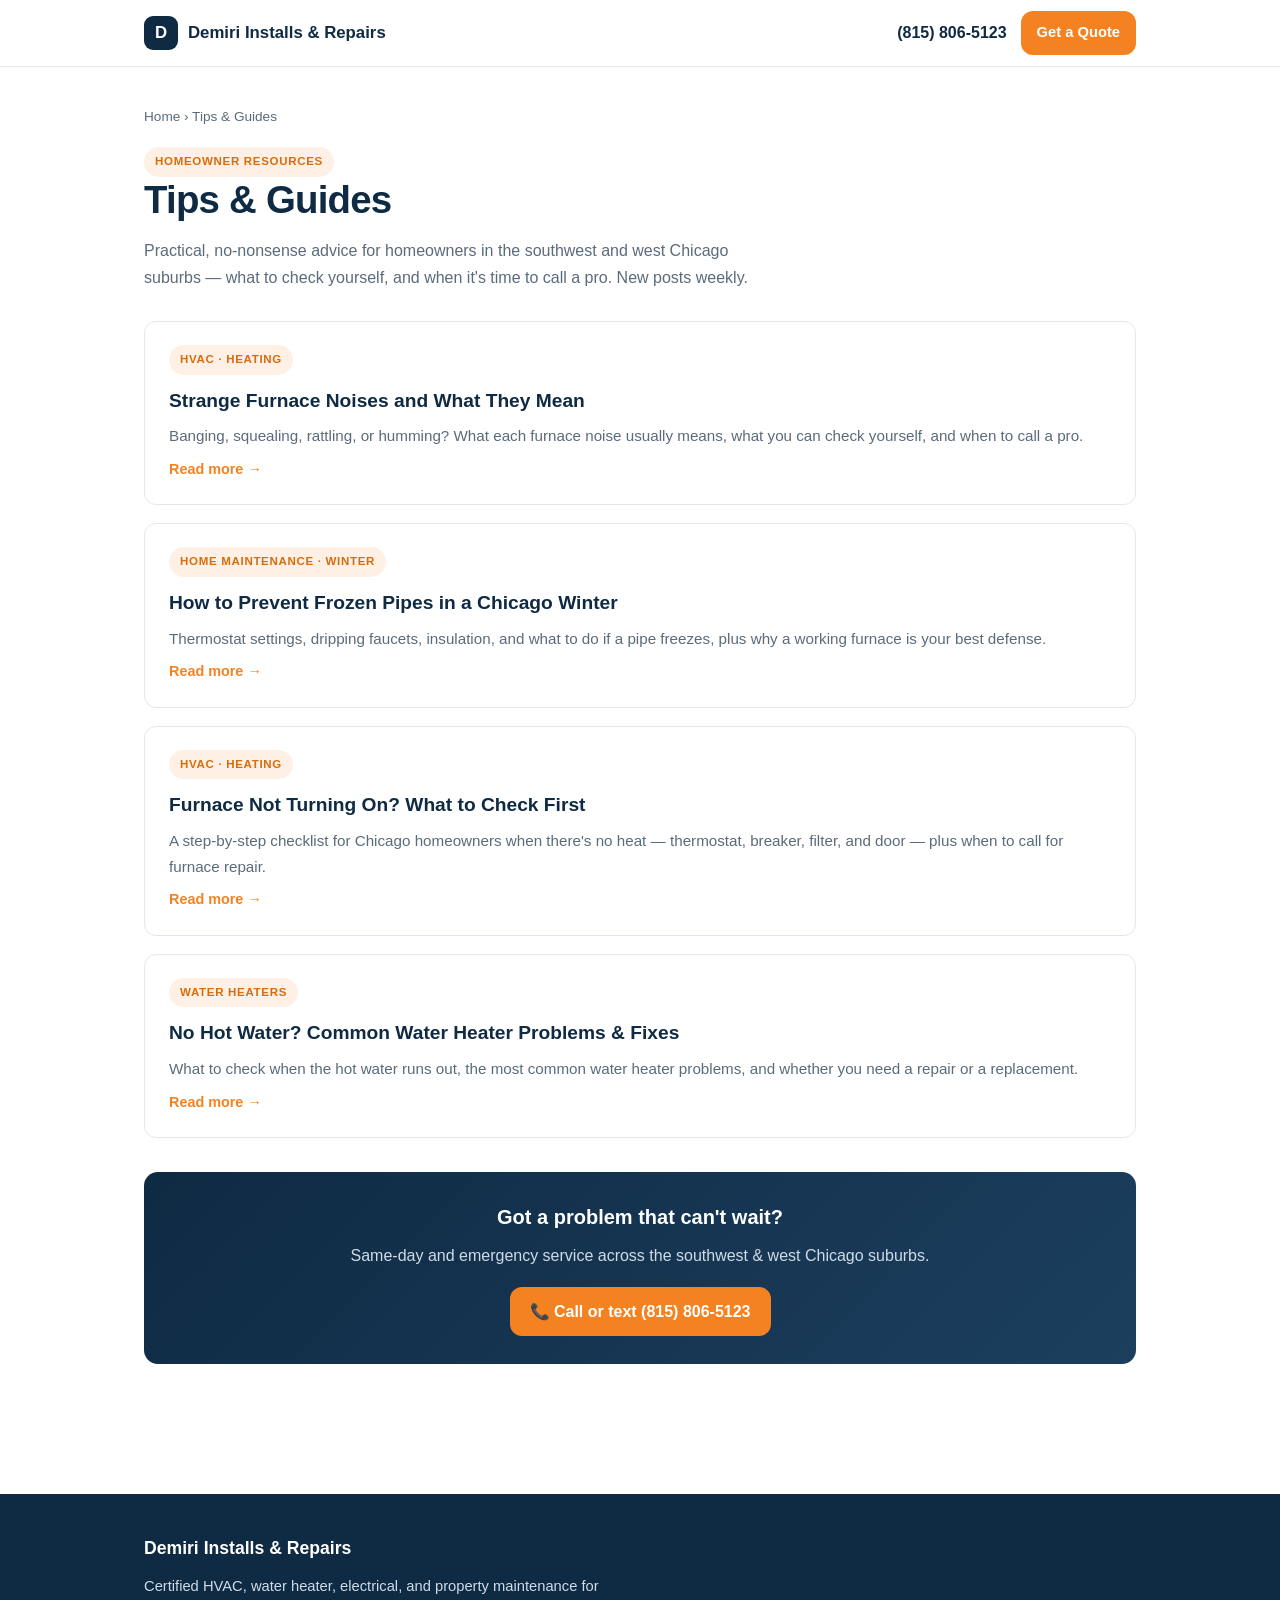
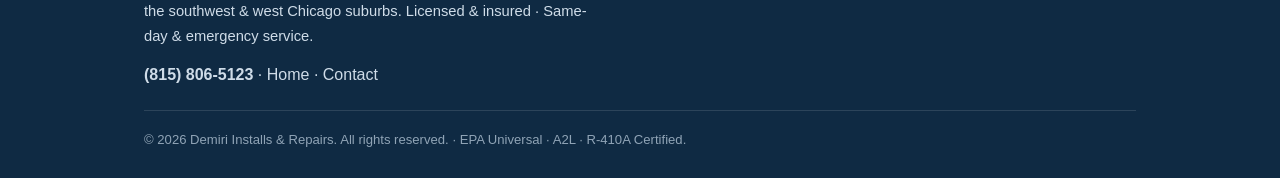
<file: blog/index.html>
<!DOCTYPE html>
<html lang="en">
<head>
<meta charset="UTF-8" />
<meta name="viewport" content="width=device-width, initial-scale=1.0" />
<title>Tips &amp; Guides | HVAC, Water Heater &amp; Electrical | Demiri Installs &amp; Repairs</title>
<meta name="description" content="Practical HVAC, water heater, and electrical tips for homeowners in the southwest and west Chicago suburbs. Troubleshooting guides, seasonal checklists, and when to call a pro." />
<meta name="robots" content="index, follow" />
<link rel="canonical" href="https://demiriservices.com/blog/" />
<meta property="og:title" content="Tips & Guides | Demiri Installs & Repairs" />
<meta property="og:description" content="HVAC, water heater, and electrical tips for Chicago-area homeowners." />
<meta property="og:type" content="website" />
<meta property="og:url" content="https://demiriservices.com/blog/" />
<link rel="stylesheet" href="blog.css" />
<script type="application/ld+json">
{
  "@context":"https://schema.org",
  "@type":"Blog",
  "name":"Demiri Installs & Repairs — Tips & Guides",
  "url":"https://demiriservices.com/blog/",
  "publisher":{"@type":"Organization","name":"Demiri Installs & Repairs","telephone":"+1-815-806-5123"},
  "about":["HVAC","furnace repair","water heater","electrical","Chicago suburbs"]
}
</script>
</head>
<body>

<header class="site-head">
  <div class="row">
    <a class="brand" href="../index.html"><span class="logo">D</span> Demiri Installs &amp; Repairs</a>
    <div class="head-cta">
      <a class="ph" href="tel:+18158065123">(815) 806-5123</a>
      <a class="btn btn-nav" href="../index.html#contact">Get a Quote</a>
    </div>
  </div>
</header>

<main>
  <div class="container wide">
    <nav class="crumbs"><a href="../index.html">Home</a> › Tips &amp; Guides</nav>
    <span class="cat">Homeowner Resources</span>
    <h1>Tips &amp; Guides</h1>
    <p style="color:var(--text-muted);max-width:640px;margin-bottom:30px;">Practical, no-nonsense advice for homeowners in the southwest and west Chicago suburbs — what to check yourself, and when it's time to call a pro. New posts weekly.</p>

    <div class="post-list">
      <a class="post-card" href="furnace-noises.html">
        <span class="cat">HVAC · Heating</span>
        <h3>Strange Furnace Noises and What They Mean</h3>
        <p>Banging, squealing, rattling, or humming? What each furnace noise usually means, what you can check yourself, and when to call a pro.</p>
        <span class="more">Read more →</span>
      </a>
      <a class="post-card" href="prevent-frozen-pipes.html">
        <span class="cat">Home Maintenance · Winter</span>
        <h3>How to Prevent Frozen Pipes in a Chicago Winter</h3>
        <p>Thermostat settings, dripping faucets, insulation, and what to do if a pipe freezes, plus why a working furnace is your best defense.</p>
        <span class="more">Read more →</span>
      </a>
      <a class="post-card" href="furnace-not-turning-on.html">
        <span class="cat">HVAC · Heating</span>
        <h3>Furnace Not Turning On? What to Check First</h3>
        <p>A step-by-step checklist for Chicago homeowners when there's no heat — thermostat, breaker, filter, and door — plus when to call for furnace repair.</p>
        <span class="more">Read more →</span>
      </a>
      <a class="post-card" href="no-hot-water.html">
        <span class="cat">Water Heaters</span>
        <h3>No Hot Water? Common Water Heater Problems &amp; Fixes</h3>
        <p>What to check when the hot water runs out, the most common water heater problems, and whether you need a repair or a replacement.</p>
        <span class="more">Read more →</span>
      </a>
    </div>

    <div class="cta-box" style="margin-top:34px;">
      <h3>Got a problem that can't wait?</h3>
      <p>Same-day and emergency service across the southwest &amp; west Chicago suburbs.</p>
      <a class="btn" href="tel:+18158065123">📞 Call or text (815) 806-5123</a>
    </div>
  </div>
</main>

<footer class="site-foot">
  <div class="row">
    <div class="fbrand">Demiri Installs &amp; Repairs</div>
    <p style="max-width:460px;font-size:.92rem;">Certified HVAC, water heater, electrical, and property maintenance for the southwest &amp; west Chicago suburbs. Licensed &amp; insured · Same-day &amp; emergency service.</p>
    <p style="margin-top:12px;"><a href="tel:+18158065123"><strong>(815) 806-5123</strong></a> · <a href="../index.html">Home</a> · <a href="../index.html#contact">Contact</a></p>
    <div class="fbot">&copy; 2026 Demiri Installs &amp; Repairs. All rights reserved. · EPA Universal · A2L · R-410A Certified.</div>
  </div>
</footer>

</body>
</html>
</file>
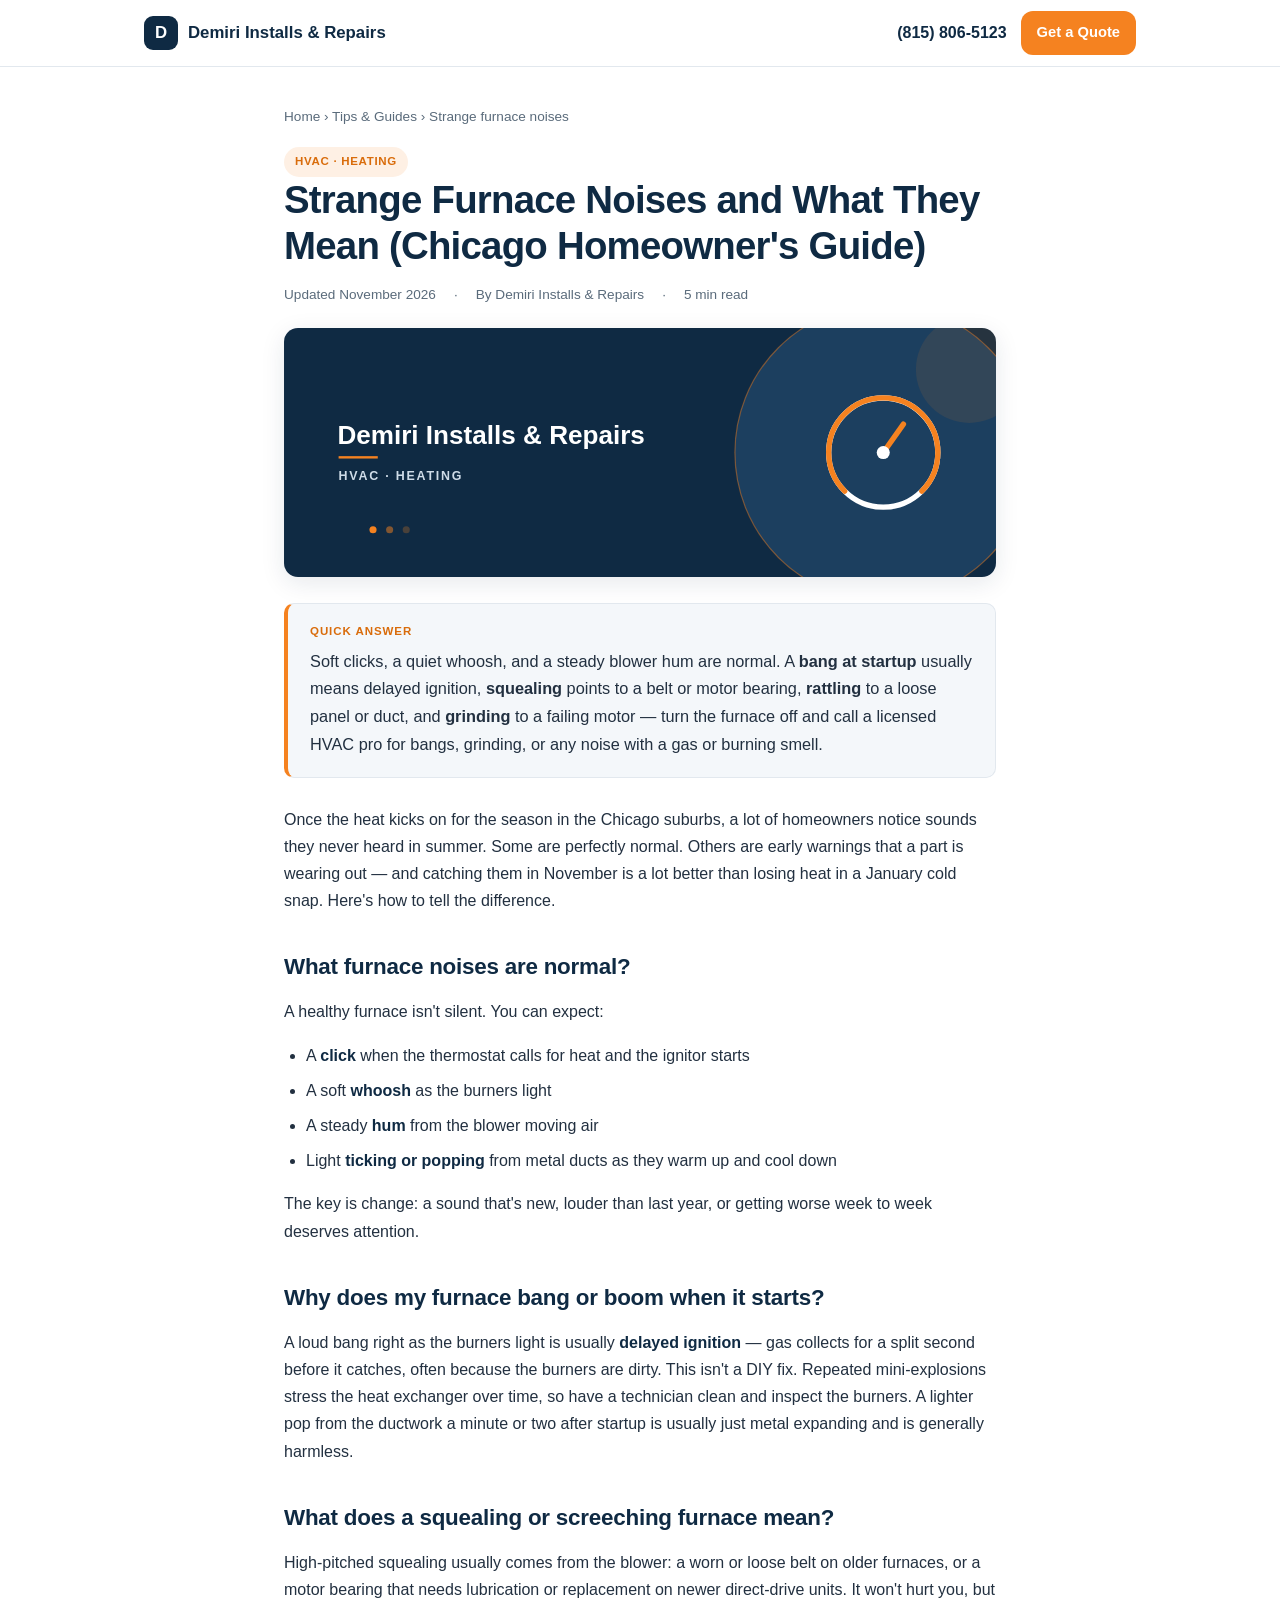
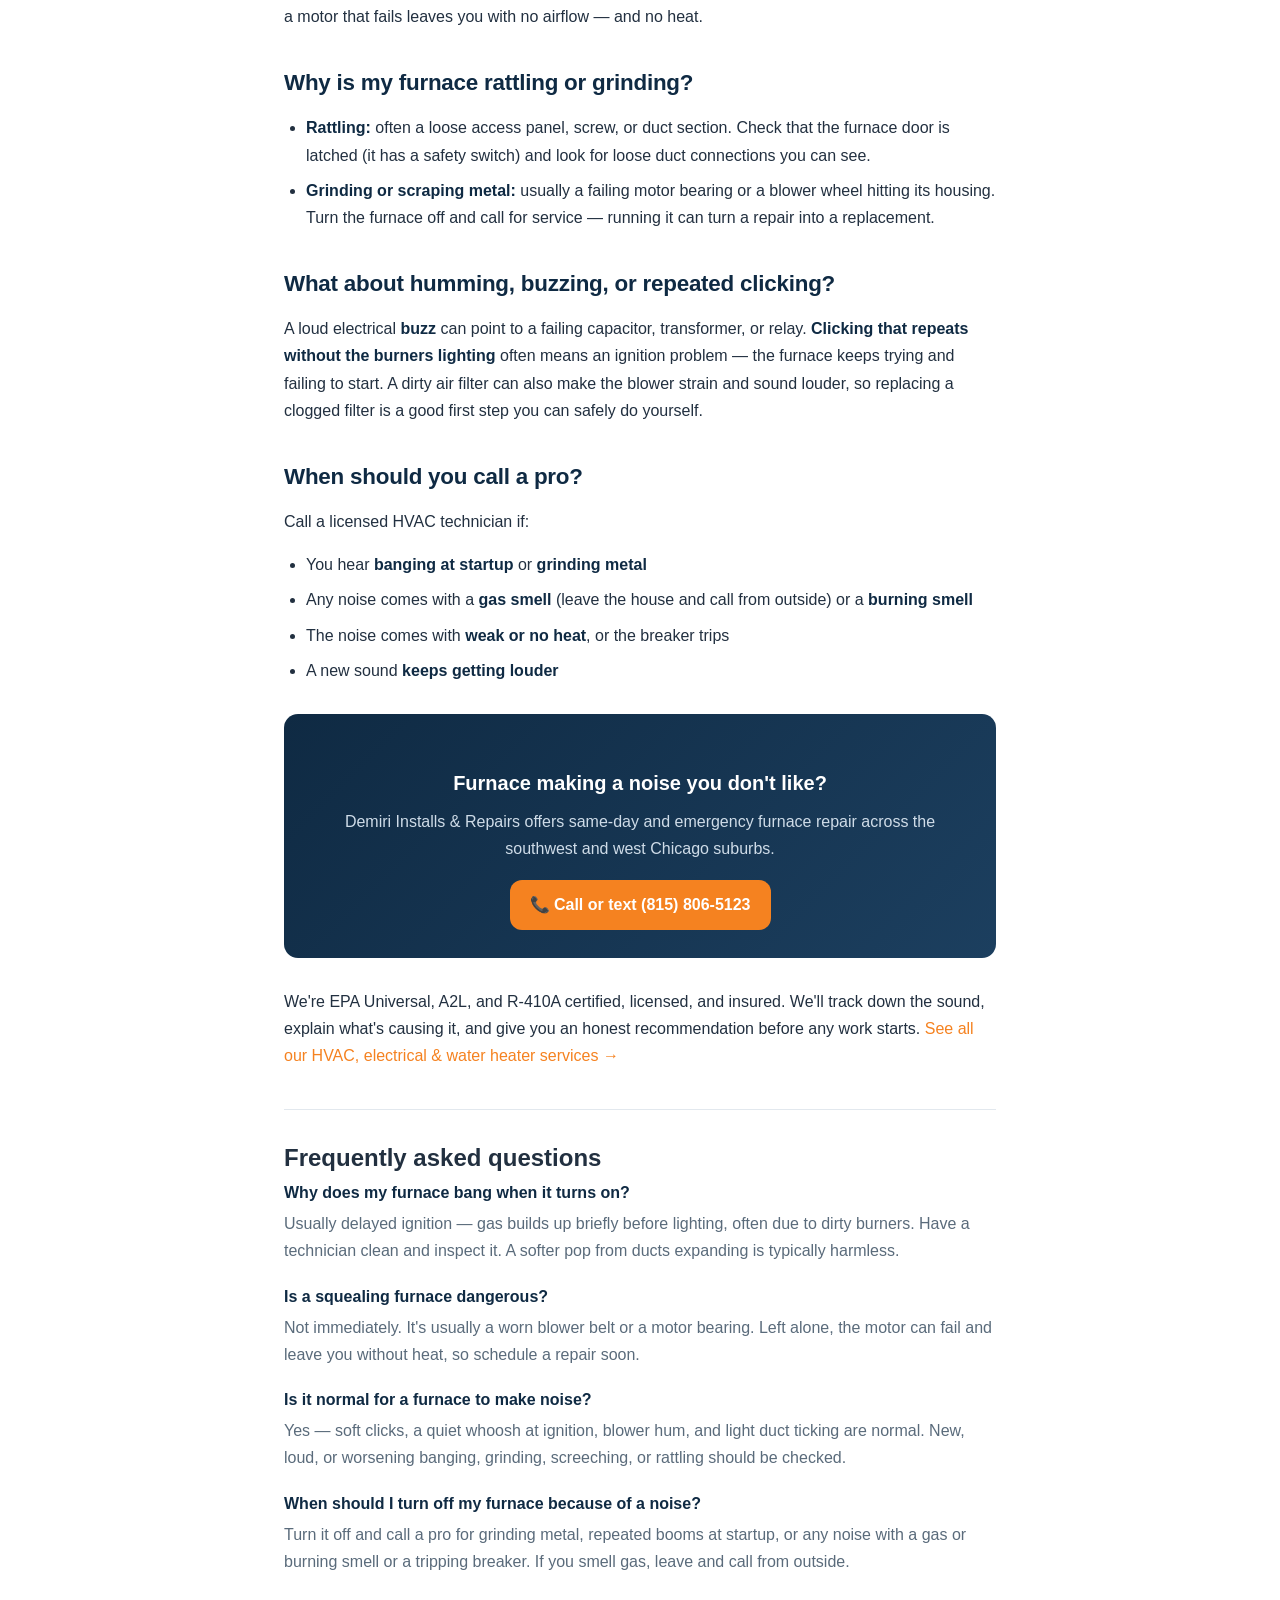
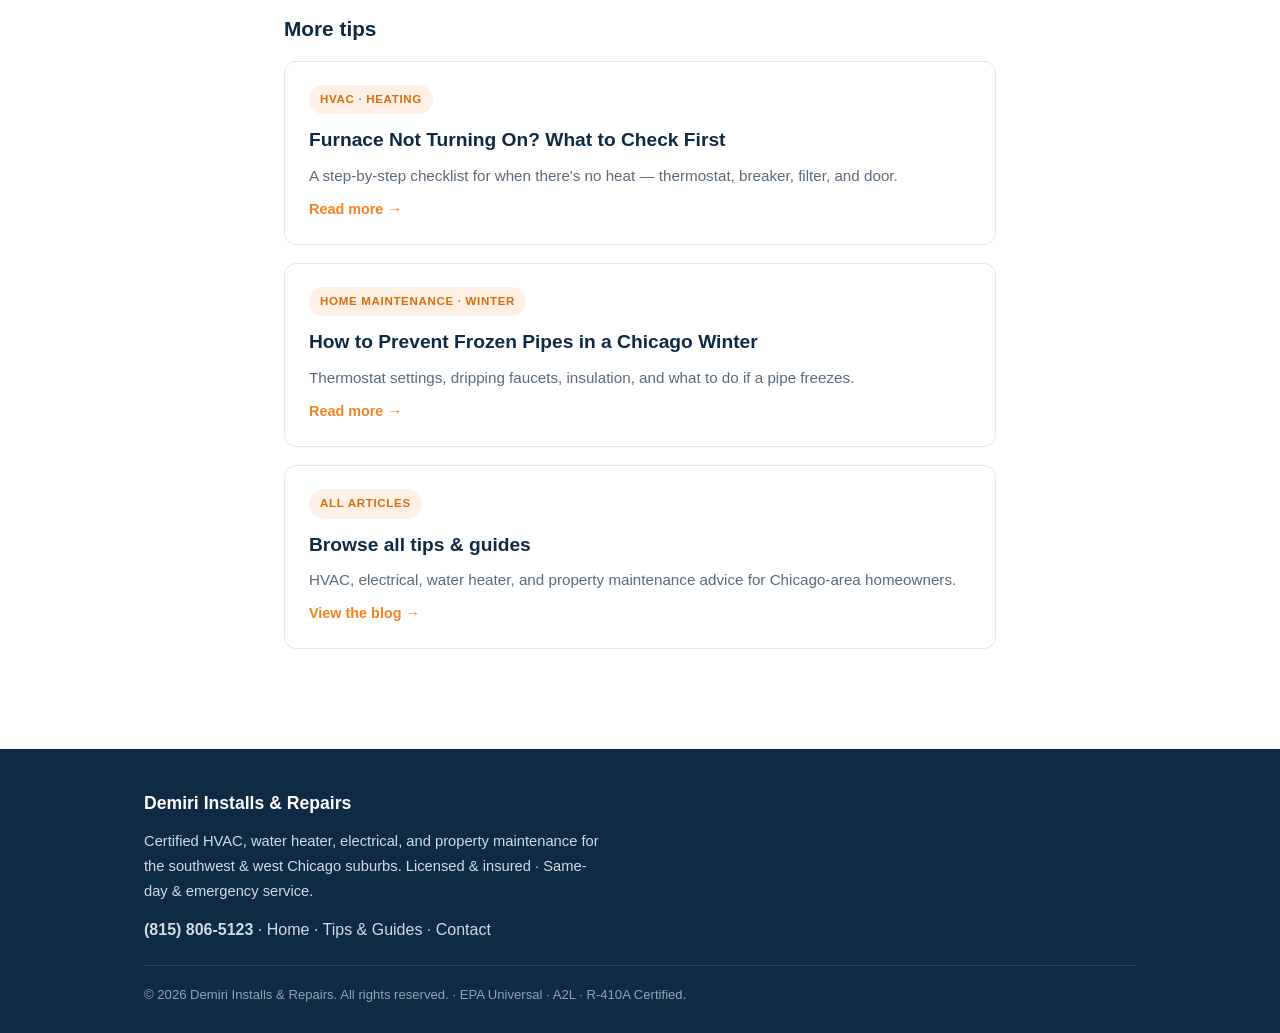
<file: blog/furnace-noises.html>
<!DOCTYPE html>
<html lang="en">
<head>
<meta charset="UTF-8" />
<meta name="viewport" content="width=device-width, initial-scale=1.0" />
<title>Strange Furnace Noises &amp; What They Mean | Chicago Suburbs | Demiri</title>
<meta name="description" content="Furnace banging, squealing, rattling, or humming? What common furnace noises mean, what Chicago-area homeowners can check, and when to call a pro." />
<meta name="robots" content="index, follow" />
<link rel="canonical" href="https://demiriservices.com/blog/furnace-noises.html" />
<meta property="og:title" content="Strange Furnace Noises and What They Mean" />
<meta property="og:description" content="Banging, squealing, rattling, humming — a plain-English guide to furnace noises for Chicago-area homeowners, and when to call a pro." />
<meta property="og:type" content="article" />
<meta property="og:url" content="https://demiriservices.com/blog/furnace-noises.html" />
<link rel="stylesheet" href="blog.css" />

<script type="application/ld+json">
{
  "@context":"https://schema.org",
  "@type":"Article",
  "headline":"Strange Furnace Noises and What They Mean (Chicago Homeowner's Guide)",
  "description":"What banging, squealing, rattling, clicking, and humming furnace noises usually mean, what Chicago-area homeowners can safely check, and when to call for furnace repair.",
  "author":{"@type":"Organization","name":"Demiri Installs & Repairs"},
  "publisher":{"@type":"Organization","name":"Demiri Installs & Repairs","telephone":"+1-815-806-5123"},
  "datePublished":"2026-11-23",
  "dateModified":"2026-11-23",
  "mainEntityOfPage":"https://demiriservices.com/blog/furnace-noises.html",
  "about":["furnace noises","furnace repair","HVAC","Chicago suburbs"],
  "areaServed":"Southwest and West Chicago suburbs, IL"
}
</script>
<script type="application/ld+json">
{
  "@context":"https://schema.org",
  "@type":"FAQPage",
  "mainEntity":[
    {"@type":"Question","name":"Why does my furnace bang when it turns on?","acceptedAnswer":{"@type":"Answer","text":"A loud bang or boom when a gas furnace starts is usually delayed ignition: gas builds up for a moment before it lights, often because dirty burners slow the flame from spreading. It should be inspected and cleaned by a licensed HVAC technician, because repeated delayed ignition can stress the heat exchanger. A softer pop from ductwork expanding and contracting is usually harmless."}},
    {"@type":"Question","name":"Is a squealing furnace dangerous?","acceptedAnswer":{"@type":"Answer","text":"A high-pitched squeal is usually a worn or loose blower belt on older furnaces, or a blower or inducer motor bearing that needs lubrication or replacement. It is not an immediate danger, but if ignored the motor can fail and leave you without heat, so schedule a repair soon."}},
    {"@type":"Question","name":"Is it normal for a furnace to make noise?","acceptedAnswer":{"@type":"Answer","text":"Yes, some sound is normal: a soft click from the thermostat or ignitor, a quiet whoosh when the burners light, the hum of the blower, and light ticking as ducts warm up and cool down. Sounds that are new, loud, or getting worse — banging, grinding, screeching, or constant rattling — are worth having checked."}},
    {"@type":"Question","name":"When should I turn off my furnace because of a noise?","acceptedAnswer":{"@type":"Answer","text":"Turn the furnace off and call a professional if you hear loud grinding or scraping metal, repeated booms at startup, or any noise together with a gas smell, burning smell, or a tripping breaker. If you smell gas, leave the house and call from outside."}}
  ]
}
</script>
</head>
<body>

<header class="site-head">
  <div class="row">
    <a class="brand" href="../index.html"><span class="logo">D</span> Demiri Installs &amp; Repairs</a>
    <div class="head-cta">
      <a class="ph" href="tel:+18158065123">(815) 806-5123</a>
      <a class="btn btn-nav" href="../index.html#contact">Get a Quote</a>
    </div>
  </div>
</header>

<main>
  <div class="container">
    <nav class="crumbs"><a href="../index.html">Home</a> › <a href="index.html">Tips &amp; Guides</a> › Strange furnace noises</nav>

    <span class="cat">HVAC · Heating</span>
    <h1>Strange Furnace Noises and What They Mean (Chicago Homeowner's Guide)</h1>
    <div class="post-meta"><span>Updated November 2026</span><span>·</span><span>By Demiri Installs &amp; Repairs</span><span>·</span><span>5 min read</span></div>

    <div class="post-hero">
      <svg viewBox="0 0 1200 420" role="img" aria-label="Demiri Installs & Repairs — HVAC heating" xmlns="http://www.w3.org/2000/svg">
        <rect width="1200" height="420" fill="#0f2a43"/>
        <circle cx="1010" cy="210" r="250" fill="#1c3f5f"/>
        <circle cx="1010" cy="210" r="250" fill="none" stroke="#f58220" stroke-width="2" opacity="0.45"/>
        <circle cx="1155" cy="70" r="90" fill="#f58220" opacity="0.1"/>
        <text x="90" y="196" fill="#ffffff" font-family="Arial, sans-serif" font-weight="800" font-size="44">Demiri Installs &amp; Repairs</text>
        <rect x="92" y="216" width="66" height="4" fill="#f58220"/>
        <text x="92" y="256" fill="#cfdce8" font-family="Arial, sans-serif" font-weight="700" font-size="21" letter-spacing="3">HVAC · HEATING</text>
        <circle cx="150" cy="340" r="6" fill="#f58220"/><circle cx="178" cy="340" r="6" fill="#f58220" opacity="0.5"/><circle cx="206" cy="340" r="6" fill="#f58220" opacity="0.25"/>
        <g transform="translate(1010,210)">
          <circle r="92" fill="none" stroke="#ffffff" stroke-width="9"/>
          <path d="M -65 65 A 92 92 0 1 1 65 65" fill="none" stroke="#f58220" stroke-width="9" stroke-linecap="round"/>
          <line x1="0" y1="0" x2="34" y2="-48" stroke="#f58220" stroke-width="9" stroke-linecap="round"/>
          <circle r="11" fill="#ffffff"/>
        </g>
      </svg>
    </div>

    <div class="quick">
      <div class="lbl">Quick answer</div>
      <p>Soft clicks, a quiet whoosh, and a steady blower hum are normal. A <strong>bang at startup</strong> usually means delayed ignition, <strong>squealing</strong> points to a belt or motor bearing, <strong>rattling</strong> to a loose panel or duct, and <strong>grinding</strong> to a failing motor — turn the furnace off and call a licensed HVAC pro for bangs, grinding, or any noise with a gas or burning smell.</p>
    </div>

    <article>
      <p>Once the heat kicks on for the season in the Chicago suburbs, a lot of homeowners notice sounds they never heard in summer. Some are perfectly normal. Others are early warnings that a part is wearing out — and catching them in November is a lot better than losing heat in a January cold snap. Here's how to tell the difference.</p>

      <h2>What furnace noises are normal?</h2>
      <p>A healthy furnace isn't silent. You can expect:</p>
      <ul>
        <li>A <strong>click</strong> when the thermostat calls for heat and the ignitor starts</li>
        <li>A soft <strong>whoosh</strong> as the burners light</li>
        <li>A steady <strong>hum</strong> from the blower moving air</li>
        <li>Light <strong>ticking or popping</strong> from metal ducts as they warm up and cool down</li>
      </ul>
      <p>The key is change: a sound that's new, louder than last year, or getting worse week to week deserves attention.</p>

      <h2>Why does my furnace bang or boom when it starts?</h2>
      <p>A loud bang right as the burners light is usually <strong>delayed ignition</strong> — gas collects for a split second before it catches, often because the burners are dirty. This isn't a DIY fix. Repeated mini-explosions stress the heat exchanger over time, so have a technician clean and inspect the burners. A lighter pop from the ductwork a minute or two after startup is usually just metal expanding and is generally harmless.</p>

      <h2>What does a squealing or screeching furnace mean?</h2>
      <p>High-pitched squealing usually comes from the blower: a worn or loose belt on older furnaces, or a motor bearing that needs lubrication or replacement on newer direct-drive units. It won't hurt you, but a motor that fails leaves you with no airflow — and no heat.</p>

      <h2>Why is my furnace rattling or grinding?</h2>
      <ul>
        <li><strong>Rattling:</strong> often a loose access panel, screw, or duct section. Check that the furnace door is latched (it has a safety switch) and look for loose duct connections you can see.</li>
        <li><strong>Grinding or scraping metal:</strong> usually a failing motor bearing or a blower wheel hitting its housing. Turn the furnace off and call for service — running it can turn a repair into a replacement.</li>
      </ul>

      <h2>What about humming, buzzing, or repeated clicking?</h2>
      <p>A loud electrical <strong>buzz</strong> can point to a failing capacitor, transformer, or relay. <strong>Clicking that repeats without the burners lighting</strong> often means an ignition problem — the furnace keeps trying and failing to start. A dirty air filter can also make the blower strain and sound louder, so replacing a clogged filter is a good first step you can safely do yourself.</p>

      <h2>When should you call a pro?</h2>
      <p>Call a licensed HVAC technician if:</p>
      <ul>
        <li>You hear <strong>banging at startup</strong> or <strong>grinding metal</strong></li>
        <li>Any noise comes with a <strong>gas smell</strong> (leave the house and call from outside) or a <strong>burning smell</strong></li>
        <li>The noise comes with <strong>weak or no heat</strong>, or the breaker trips</li>
        <li>A new sound <strong>keeps getting louder</strong></li>
      </ul>

      <div class="cta-box">
        <h3>Furnace making a noise you don't like?</h3>
        <p>Demiri Installs &amp; Repairs offers same-day and emergency furnace repair across the southwest and west Chicago suburbs.</p>
        <a class="btn" href="tel:+18158065123">📞 Call or text (815) 806-5123</a>
      </div>

      <p>We're EPA Universal, A2L, and R-410A certified, licensed, and insured. We'll track down the sound, explain what's causing it, and give you an honest recommendation before any work starts. <a href="../index.html#services">See all our HVAC, electrical &amp; water heater services →</a></p>
    </article>

    <section class="post-faq">
      <h2>Frequently asked questions</h2>
      <div class="qa"><div class="q">Why does my furnace bang when it turns on?</div><div class="a">Usually delayed ignition — gas builds up briefly before lighting, often due to dirty burners. Have a technician clean and inspect it. A softer pop from ducts expanding is typically harmless.</div></div>
      <div class="qa"><div class="q">Is a squealing furnace dangerous?</div><div class="a">Not immediately. It's usually a worn blower belt or a motor bearing. Left alone, the motor can fail and leave you without heat, so schedule a repair soon.</div></div>
      <div class="qa"><div class="q">Is it normal for a furnace to make noise?</div><div class="a">Yes — soft clicks, a quiet whoosh at ignition, blower hum, and light duct ticking are normal. New, loud, or worsening banging, grinding, screeching, or rattling should be checked.</div></div>
      <div class="qa"><div class="q">When should I turn off my furnace because of a noise?</div><div class="a">Turn it off and call a pro for grinding metal, repeated booms at startup, or any noise with a gas or burning smell or a tripping breaker. If you smell gas, leave and call from outside.</div></div>
    </section>

    <section style="margin-top:36px;">
      <h2 style="font-size:1.3rem;color:var(--navy);margin-bottom:14px;">More tips</h2>
      <div class="post-list">
        <a class="post-card" href="furnace-not-turning-on.html">
          <span class="cat">HVAC · Heating</span>
          <h3>Furnace Not Turning On? What to Check First</h3>
          <p>A step-by-step checklist for when there's no heat — thermostat, breaker, filter, and door.</p>
          <span class="more">Read more →</span>
        </a>
        <a class="post-card" href="prevent-frozen-pipes.html">
          <span class="cat">Home Maintenance · Winter</span>
          <h3>How to Prevent Frozen Pipes in a Chicago Winter</h3>
          <p>Thermostat settings, dripping faucets, insulation, and what to do if a pipe freezes.</p>
          <span class="more">Read more →</span>
        </a>
        <a class="post-card" href="index.html">
          <span class="cat">All Articles</span>
          <h3>Browse all tips &amp; guides</h3>
          <p>HVAC, electrical, water heater, and property maintenance advice for Chicago-area homeowners.</p>
          <span class="more">View the blog →</span>
        </a>
      </div>
    </section>
  </div>
</main>

<footer class="site-foot">
  <div class="row">
    <div class="fbrand">Demiri Installs &amp; Repairs</div>
    <p style="max-width:460px;font-size:.92rem;">Certified HVAC, water heater, electrical, and property maintenance for the southwest &amp; west Chicago suburbs. Licensed &amp; insured · Same-day &amp; emergency service.</p>
    <p style="margin-top:12px;"><a href="tel:+18158065123"><strong>(815) 806-5123</strong></a> · <a href="../index.html">Home</a> · <a href="index.html">Tips &amp; Guides</a> · <a href="../index.html#contact">Contact</a></p>
    <div class="fbot">&copy; 2026 Demiri Installs &amp; Repairs. All rights reserved. · EPA Universal · A2L · R-410A Certified.</div>
  </div>
</footer>

</body>
</html>
</file>
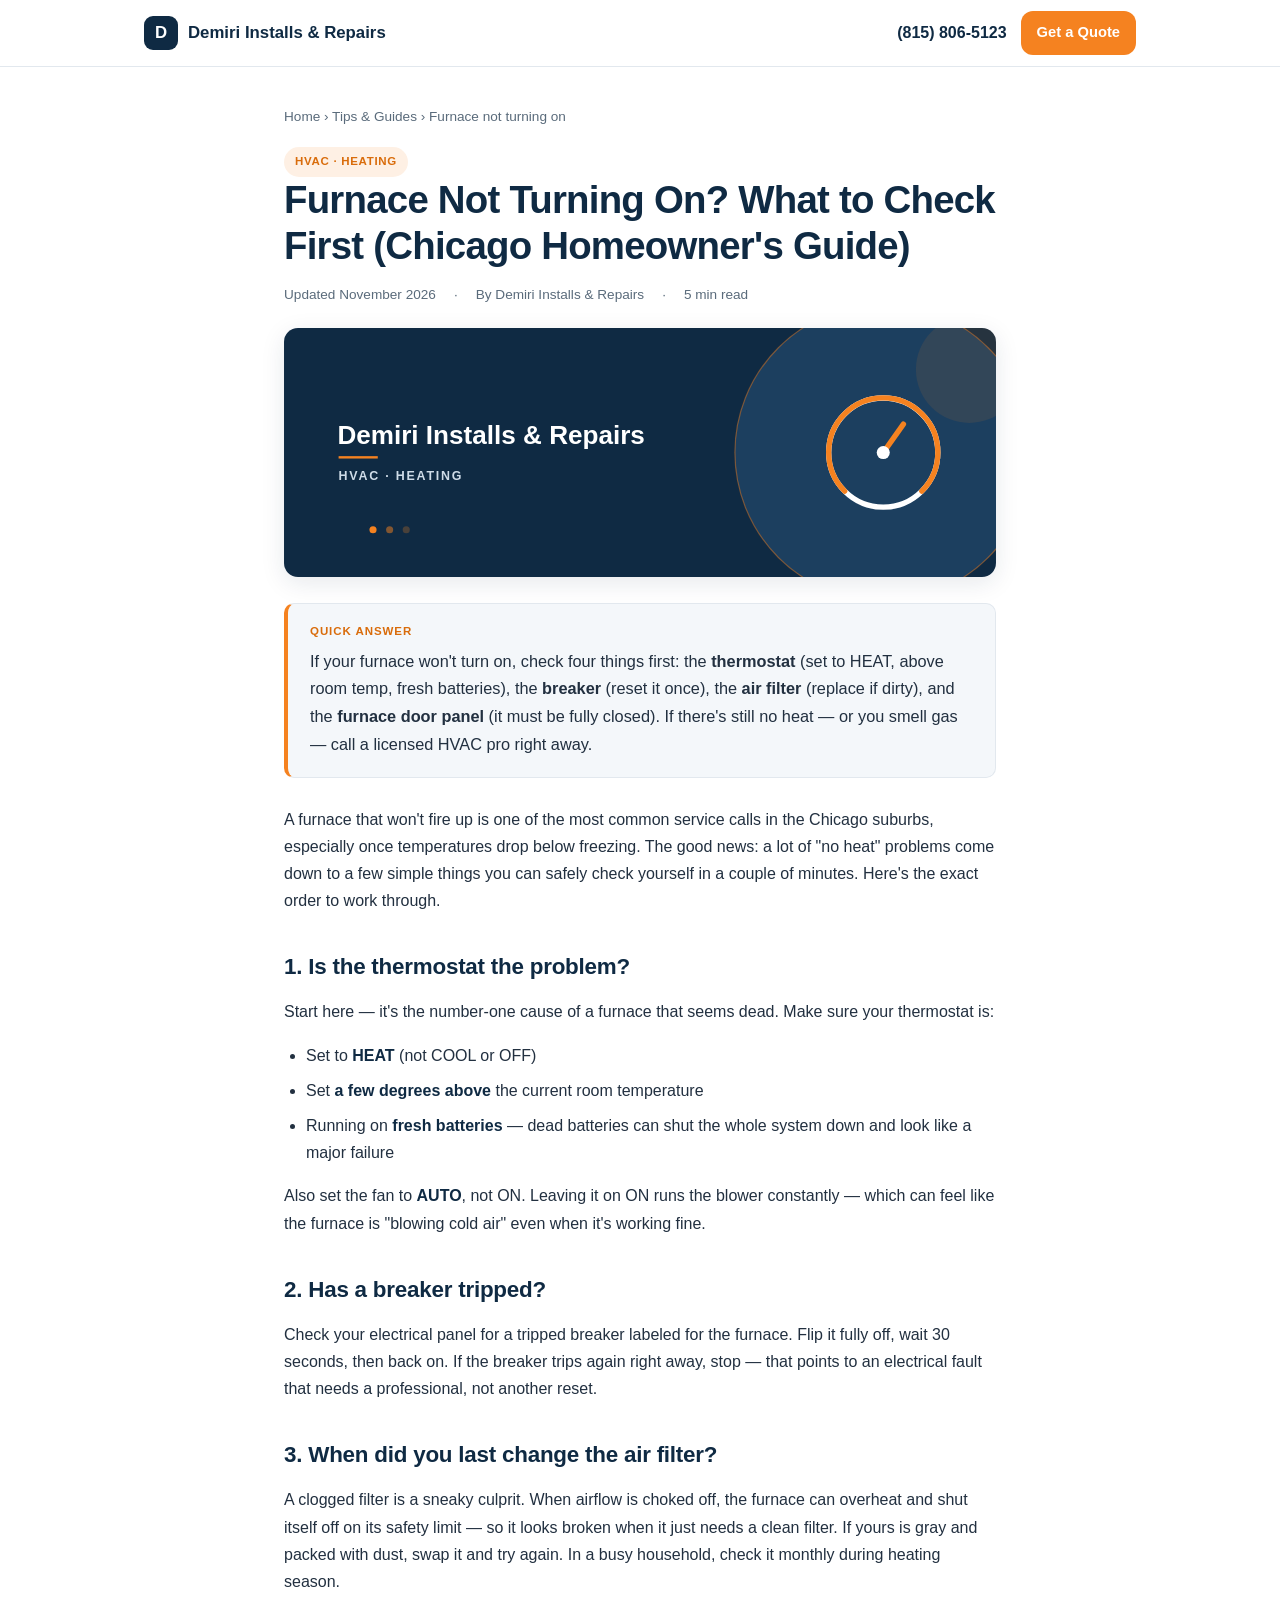
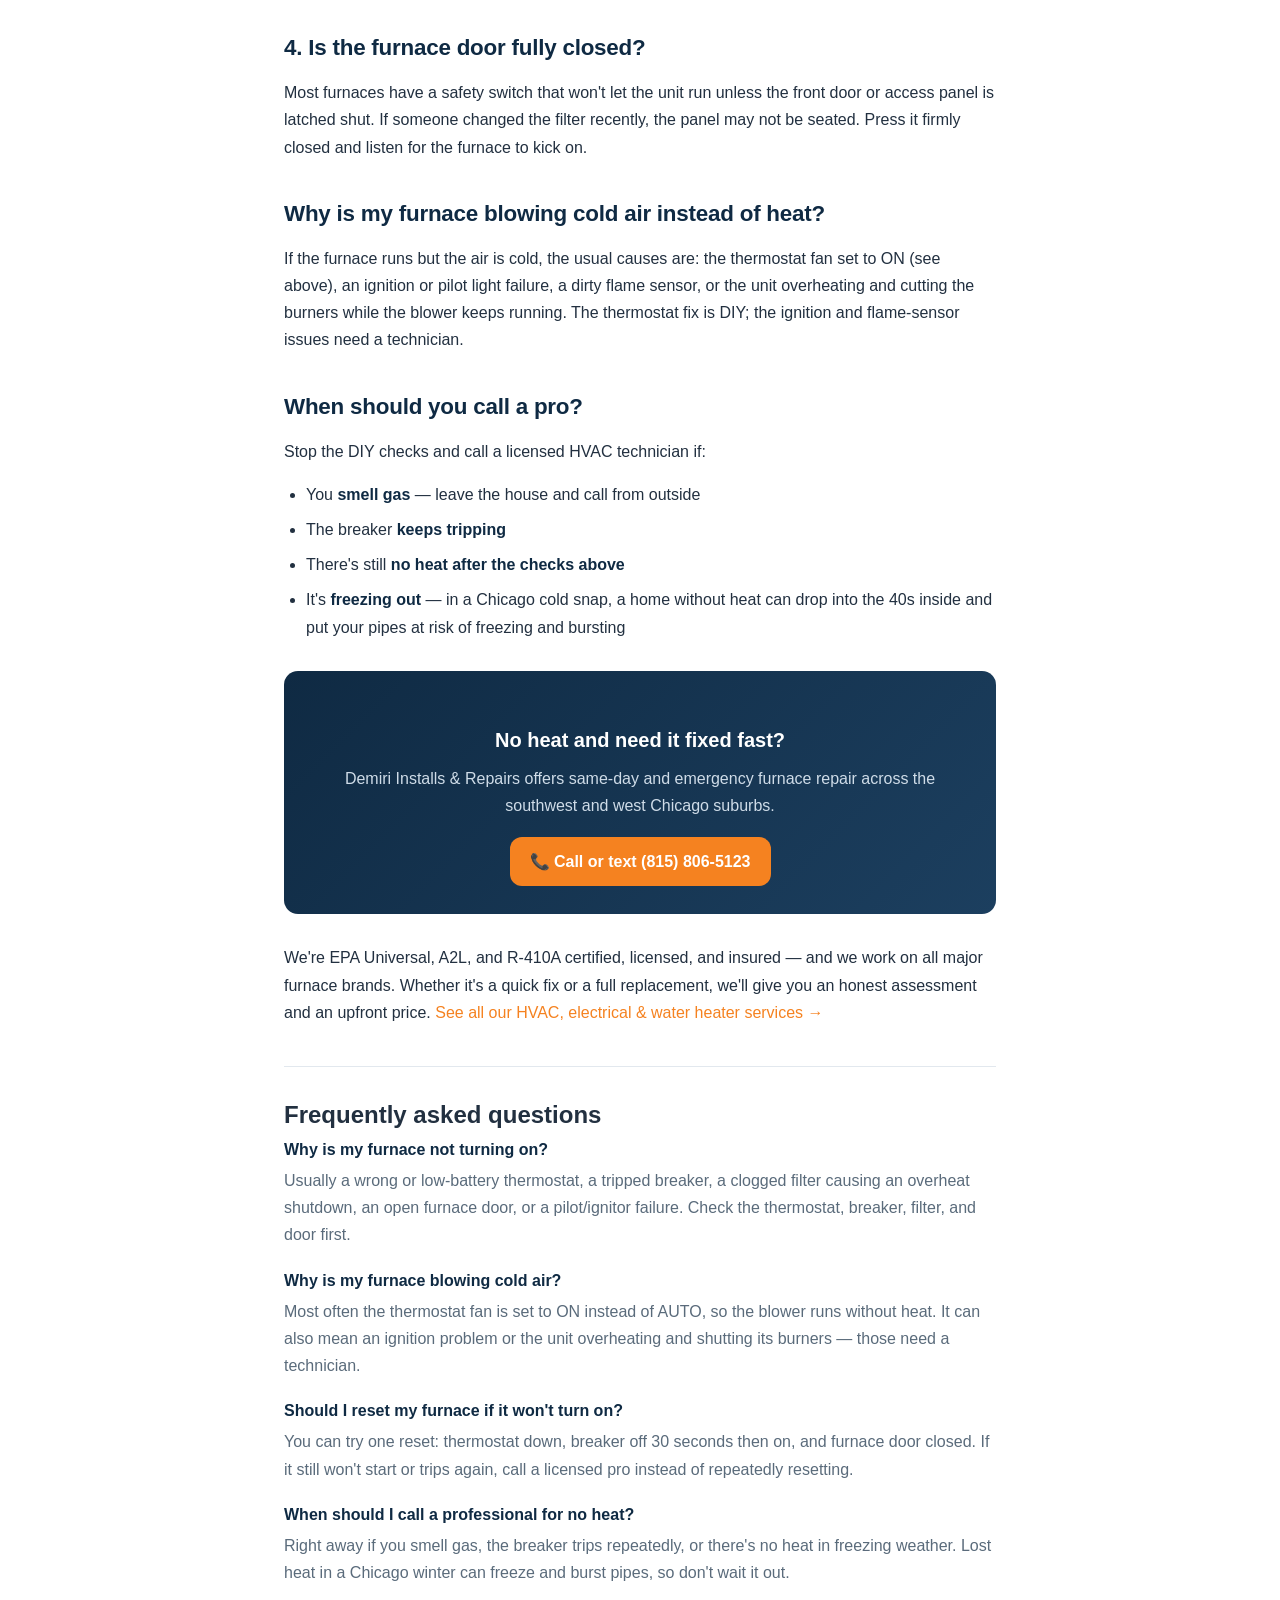
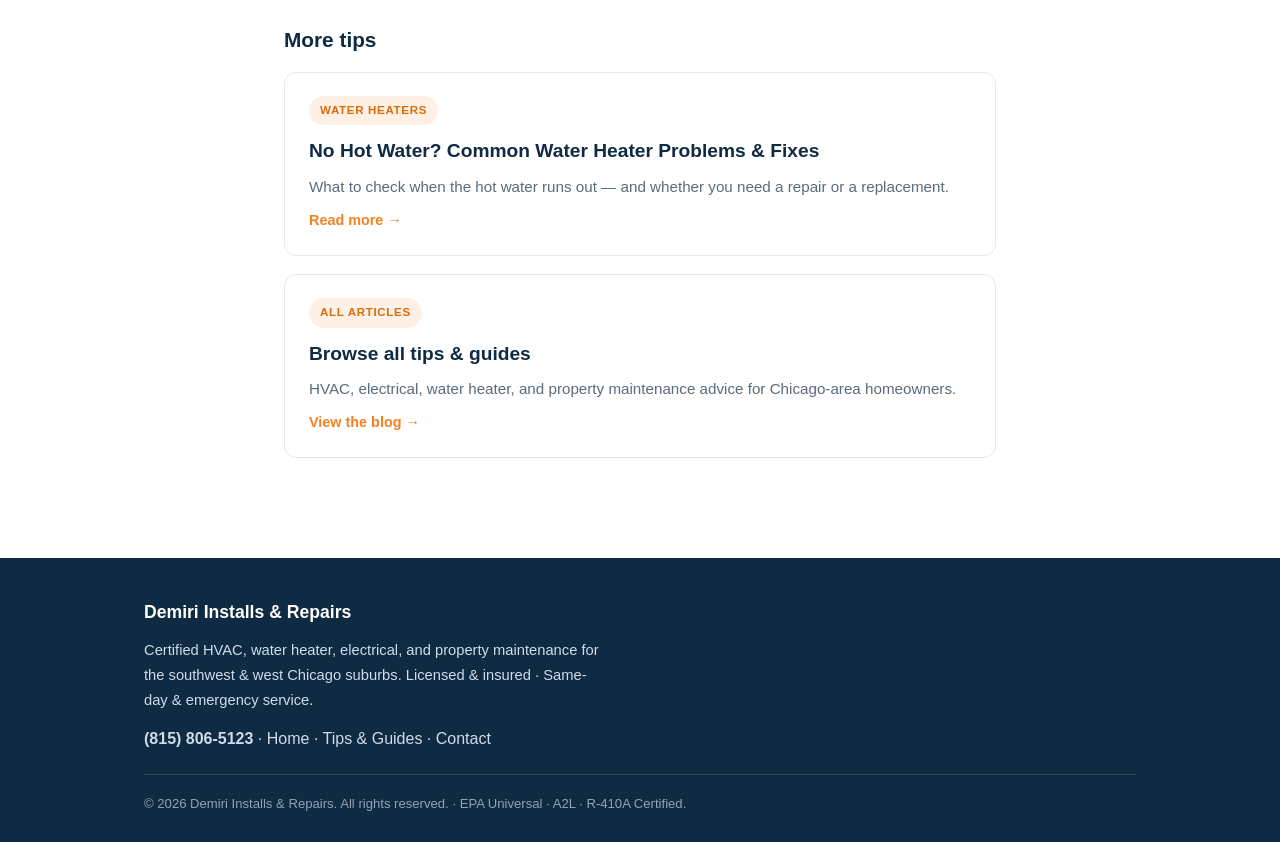
<file: blog/furnace-not-turning-on.html>
<!DOCTYPE html>
<html lang="en">
<head>
<meta charset="UTF-8" />
<meta name="viewport" content="width=device-width, initial-scale=1.0" />
<title>Furnace Not Turning On? What to Check First | Chicago Suburbs | Demiri</title>
<meta name="description" content="Furnace not turning on or blowing cold air? Here's a step-by-step checklist Chicago-area homeowners can try before calling a pro — thermostat, power, filter, pilot — plus when to call for furnace repair." />
<meta name="robots" content="index, follow" />
<link rel="canonical" href="https://demiriservices.com/blog/furnace-not-turning-on.html" />
<meta property="og:title" content="Furnace Not Turning On? What to Check First" />
<meta property="og:description" content="A step-by-step checklist for Chicago-area homeowners when the furnace won't turn on — and when to call a pro." />
<meta property="og:type" content="article" />
<meta property="og:url" content="https://demiriservices.com/blog/furnace-not-turning-on.html" />
<link rel="stylesheet" href="blog.css" />

<script type="application/ld+json">
{
  "@context":"https://schema.org",
  "@type":"Article",
  "headline":"Furnace Not Turning On? What to Check First (Chicago Homeowner's Guide)",
  "description":"A step-by-step checklist Chicago-area homeowners can try when the furnace won't turn on, plus when to call for professional furnace repair.",
  "author":{"@type":"Organization","name":"Demiri Installs & Repairs"},
  "publisher":{"@type":"Organization","name":"Demiri Installs & Repairs","telephone":"+1-815-806-5123"},
  "datePublished":"2026-11-23",
  "dateModified":"2026-11-23",
  "mainEntityOfPage":"https://demiriservices.com/blog/furnace-not-turning-on.html",
  "about":["furnace repair","no heat","HVAC","Chicago suburbs"],
  "areaServed":"Southwest and West Chicago suburbs, IL"
}
</script>
<script type="application/ld+json">
{
  "@context":"https://schema.org",
  "@type":"FAQPage",
  "mainEntity":[
    {"@type":"Question","name":"Why is my furnace not turning on?","acceptedAnswer":{"@type":"Answer","text":"The most common reasons a furnace won't turn on are a thermostat set wrong or with dead batteries, a tripped breaker, a clogged air filter causing the furnace to overheat and shut off, a furnace door/panel not fully closed, or a pilot light or ignitor failure. Check the thermostat, breaker, filter, and furnace door first; if there's still no heat, call a professional."}},
    {"@type":"Question","name":"Why is my furnace blowing cold air?","acceptedAnswer":{"@type":"Answer","text":"A furnace blowing cold air is often caused by the thermostat fan being set to ON instead of AUTO, which runs the blower even when the furnace isn't heating. It can also signal an ignition problem, an overheated unit shutting down on its high limit, or a pilot/flame sensor issue that needs a technician."}},
    {"@type":"Question","name":"Should I reset my furnace if it won't turn on?","acceptedAnswer":{"@type":"Answer","text":"You can safely try one reset: turn the thermostat down, flip the furnace breaker off for 30 seconds and back on, and make sure the furnace door is closed. If it still won't start or trips the breaker again, stop and call a licensed HVAC technician rather than repeatedly resetting it."}},
    {"@type":"Question","name":"When should I call a professional for no heat?","acceptedAnswer":{"@type":"Answer","text":"Call a professional right away if you smell gas, the breaker trips repeatedly, there is no heat during freezing weather, or basic checks (thermostat, breaker, filter, furnace door) don't restore heat. In a Chicago winter, losing heat can let indoor temperatures drop enough to freeze pipes, so don't wait."}}
  ]
}
</script>
</head>
<body>

<header class="site-head">
  <div class="row">
    <a class="brand" href="../index.html"><span class="logo">D</span> Demiri Installs &amp; Repairs</a>
    <div class="head-cta">
      <a class="ph" href="tel:+18158065123">(815) 806-5123</a>
      <a class="btn btn-nav" href="../index.html#contact">Get a Quote</a>
    </div>
  </div>
</header>

<main>
  <div class="container">
    <nav class="crumbs"><a href="../index.html">Home</a> › <a href="index.html">Tips &amp; Guides</a> › Furnace not turning on</nav>

    <span class="cat">HVAC · Heating</span>
    <h1>Furnace Not Turning On? What to Check First (Chicago Homeowner's Guide)</h1>
    <div class="post-meta"><span>Updated November 2026</span><span>·</span><span>By Demiri Installs &amp; Repairs</span><span>·</span><span>5 min read</span></div>

    <div class="post-hero">
      <svg viewBox="0 0 1200 420" role="img" aria-label="Demiri Installs & Repairs — HVAC heating" xmlns="http://www.w3.org/2000/svg">
        <rect width="1200" height="420" fill="#0f2a43"/>
        <circle cx="1010" cy="210" r="250" fill="#1c3f5f"/>
        <circle cx="1010" cy="210" r="250" fill="none" stroke="#f58220" stroke-width="2" opacity="0.45"/>
        <circle cx="1155" cy="70" r="90" fill="#f58220" opacity="0.1"/>
        <text x="90" y="196" fill="#ffffff" font-family="Arial, sans-serif" font-weight="800" font-size="44">Demiri Installs &amp; Repairs</text>
        <rect x="92" y="216" width="66" height="4" fill="#f58220"/>
        <text x="92" y="256" fill="#cfdce8" font-family="Arial, sans-serif" font-weight="700" font-size="21" letter-spacing="3">HVAC · HEATING</text>
        <circle cx="150" cy="340" r="6" fill="#f58220"/><circle cx="178" cy="340" r="6" fill="#f58220" opacity="0.5"/><circle cx="206" cy="340" r="6" fill="#f58220" opacity="0.25"/>
        <g transform="translate(1010,210)">
          <circle r="92" fill="none" stroke="#ffffff" stroke-width="9"/>
          <path d="M -65 65 A 92 92 0 1 1 65 65" fill="none" stroke="#f58220" stroke-width="9" stroke-linecap="round"/>
          <line x1="0" y1="0" x2="34" y2="-48" stroke="#f58220" stroke-width="9" stroke-linecap="round"/>
          <circle r="11" fill="#ffffff"/>
        </g>
      </svg>
    </div>

    <div class="quick">
      <div class="lbl">Quick answer</div>
      <p>If your furnace won't turn on, check four things first: the <strong>thermostat</strong> (set to HEAT, above room temp, fresh batteries), the <strong>breaker</strong> (reset it once), the <strong>air filter</strong> (replace if dirty), and the <strong>furnace door panel</strong> (it must be fully closed). If there's still no heat — or you smell gas — call a licensed HVAC pro right away.</p>
    </div>

    <article>
      <p>A furnace that won't fire up is one of the most common service calls in the Chicago suburbs, especially once temperatures drop below freezing. The good news: a lot of "no heat" problems come down to a few simple things you can safely check yourself in a couple of minutes. Here's the exact order to work through.</p>

      <h2>1. Is the thermostat the problem?</h2>
      <p>Start here — it's the number-one cause of a furnace that seems dead. Make sure your thermostat is:</p>
      <ul>
        <li>Set to <strong>HEAT</strong> (not COOL or OFF)</li>
        <li>Set <strong>a few degrees above</strong> the current room temperature</li>
        <li>Running on <strong>fresh batteries</strong> — dead batteries can shut the whole system down and look like a major failure</li>
      </ul>
      <p>Also set the fan to <strong>AUTO</strong>, not ON. Leaving it on ON runs the blower constantly — which can feel like the furnace is "blowing cold air" even when it's working fine.</p>

      <h2>2. Has a breaker tripped?</h2>
      <p>Check your electrical panel for a tripped breaker labeled for the furnace. Flip it fully off, wait 30 seconds, then back on. If the breaker trips again right away, stop — that points to an electrical fault that needs a professional, not another reset.</p>

      <h2>3. When did you last change the air filter?</h2>
      <p>A clogged filter is a sneaky culprit. When airflow is choked off, the furnace can overheat and shut itself off on its safety limit — so it looks broken when it just needs a clean filter. If yours is gray and packed with dust, swap it and try again. In a busy household, check it monthly during heating season.</p>

      <h2>4. Is the furnace door fully closed?</h2>
      <p>Most furnaces have a safety switch that won't let the unit run unless the front door or access panel is latched shut. If someone changed the filter recently, the panel may not be seated. Press it firmly closed and listen for the furnace to kick on.</p>

      <h2>Why is my furnace blowing cold air instead of heat?</h2>
      <p>If the furnace runs but the air is cold, the usual causes are: the thermostat fan set to ON (see above), an ignition or pilot light failure, a dirty flame sensor, or the unit overheating and cutting the burners while the blower keeps running. The thermostat fix is DIY; the ignition and flame-sensor issues need a technician.</p>

      <h2>When should you call a pro?</h2>
      <p>Stop the DIY checks and call a licensed HVAC technician if:</p>
      <ul>
        <li>You <strong>smell gas</strong> — leave the house and call from outside</li>
        <li>The breaker <strong>keeps tripping</strong></li>
        <li>There's still <strong>no heat after the checks above</strong></li>
        <li>It's <strong>freezing out</strong> — in a Chicago cold snap, a home without heat can drop into the 40s inside and put your pipes at risk of freezing and bursting</li>
      </ul>

      <div class="cta-box">
        <h3>No heat and need it fixed fast?</h3>
        <p>Demiri Installs &amp; Repairs offers same-day and emergency furnace repair across the southwest and west Chicago suburbs.</p>
        <a class="btn" href="tel:+18158065123">📞 Call or text (815) 806-5123</a>
      </div>

      <p>We're EPA Universal, A2L, and R-410A certified, licensed, and insured — and we work on all major furnace brands. Whether it's a quick fix or a full replacement, we'll give you an honest assessment and an upfront price. <a href="../index.html#services">See all our HVAC, electrical &amp; water heater services →</a></p>
    </article>

    <section class="post-faq">
      <h2>Frequently asked questions</h2>
      <div class="qa"><div class="q">Why is my furnace not turning on?</div><div class="a">Usually a wrong or low-battery thermostat, a tripped breaker, a clogged filter causing an overheat shutdown, an open furnace door, or a pilot/ignitor failure. Check the thermostat, breaker, filter, and door first.</div></div>
      <div class="qa"><div class="q">Why is my furnace blowing cold air?</div><div class="a">Most often the thermostat fan is set to ON instead of AUTO, so the blower runs without heat. It can also mean an ignition problem or the unit overheating and shutting its burners — those need a technician.</div></div>
      <div class="qa"><div class="q">Should I reset my furnace if it won't turn on?</div><div class="a">You can try one reset: thermostat down, breaker off 30 seconds then on, and furnace door closed. If it still won't start or trips again, call a licensed pro instead of repeatedly resetting.</div></div>
      <div class="qa"><div class="q">When should I call a professional for no heat?</div><div class="a">Right away if you smell gas, the breaker trips repeatedly, or there's no heat in freezing weather. Lost heat in a Chicago winter can freeze and burst pipes, so don't wait it out.</div></div>
    </section>

    <section style="margin-top:36px;">
      <h2 style="font-size:1.3rem;color:var(--navy);margin-bottom:14px;">More tips</h2>
      <div class="post-list">
        <a class="post-card" href="no-hot-water.html">
          <span class="cat">Water Heaters</span>
          <h3>No Hot Water? Common Water Heater Problems &amp; Fixes</h3>
          <p>What to check when the hot water runs out — and whether you need a repair or a replacement.</p>
          <span class="more">Read more →</span>
        </a>
        <a class="post-card" href="index.html">
          <span class="cat">All Articles</span>
          <h3>Browse all tips &amp; guides</h3>
          <p>HVAC, electrical, water heater, and property maintenance advice for Chicago-area homeowners.</p>
          <span class="more">View the blog →</span>
        </a>
      </div>
    </section>
  </div>
</main>

<footer class="site-foot">
  <div class="row">
    <div class="fbrand">Demiri Installs &amp; Repairs</div>
    <p style="max-width:460px;font-size:.92rem;">Certified HVAC, water heater, electrical, and property maintenance for the southwest &amp; west Chicago suburbs. Licensed &amp; insured · Same-day &amp; emergency service.</p>
    <p style="margin-top:12px;"><a href="tel:+18158065123"><strong>(815) 806-5123</strong></a> · <a href="../index.html">Home</a> · <a href="index.html">Tips &amp; Guides</a> · <a href="../index.html#contact">Contact</a></p>
    <div class="fbot">&copy; 2026 Demiri Installs &amp; Repairs. All rights reserved. · EPA Universal · A2L · R-410A Certified.</div>
  </div>
</footer>

</body>
</html>
</file>
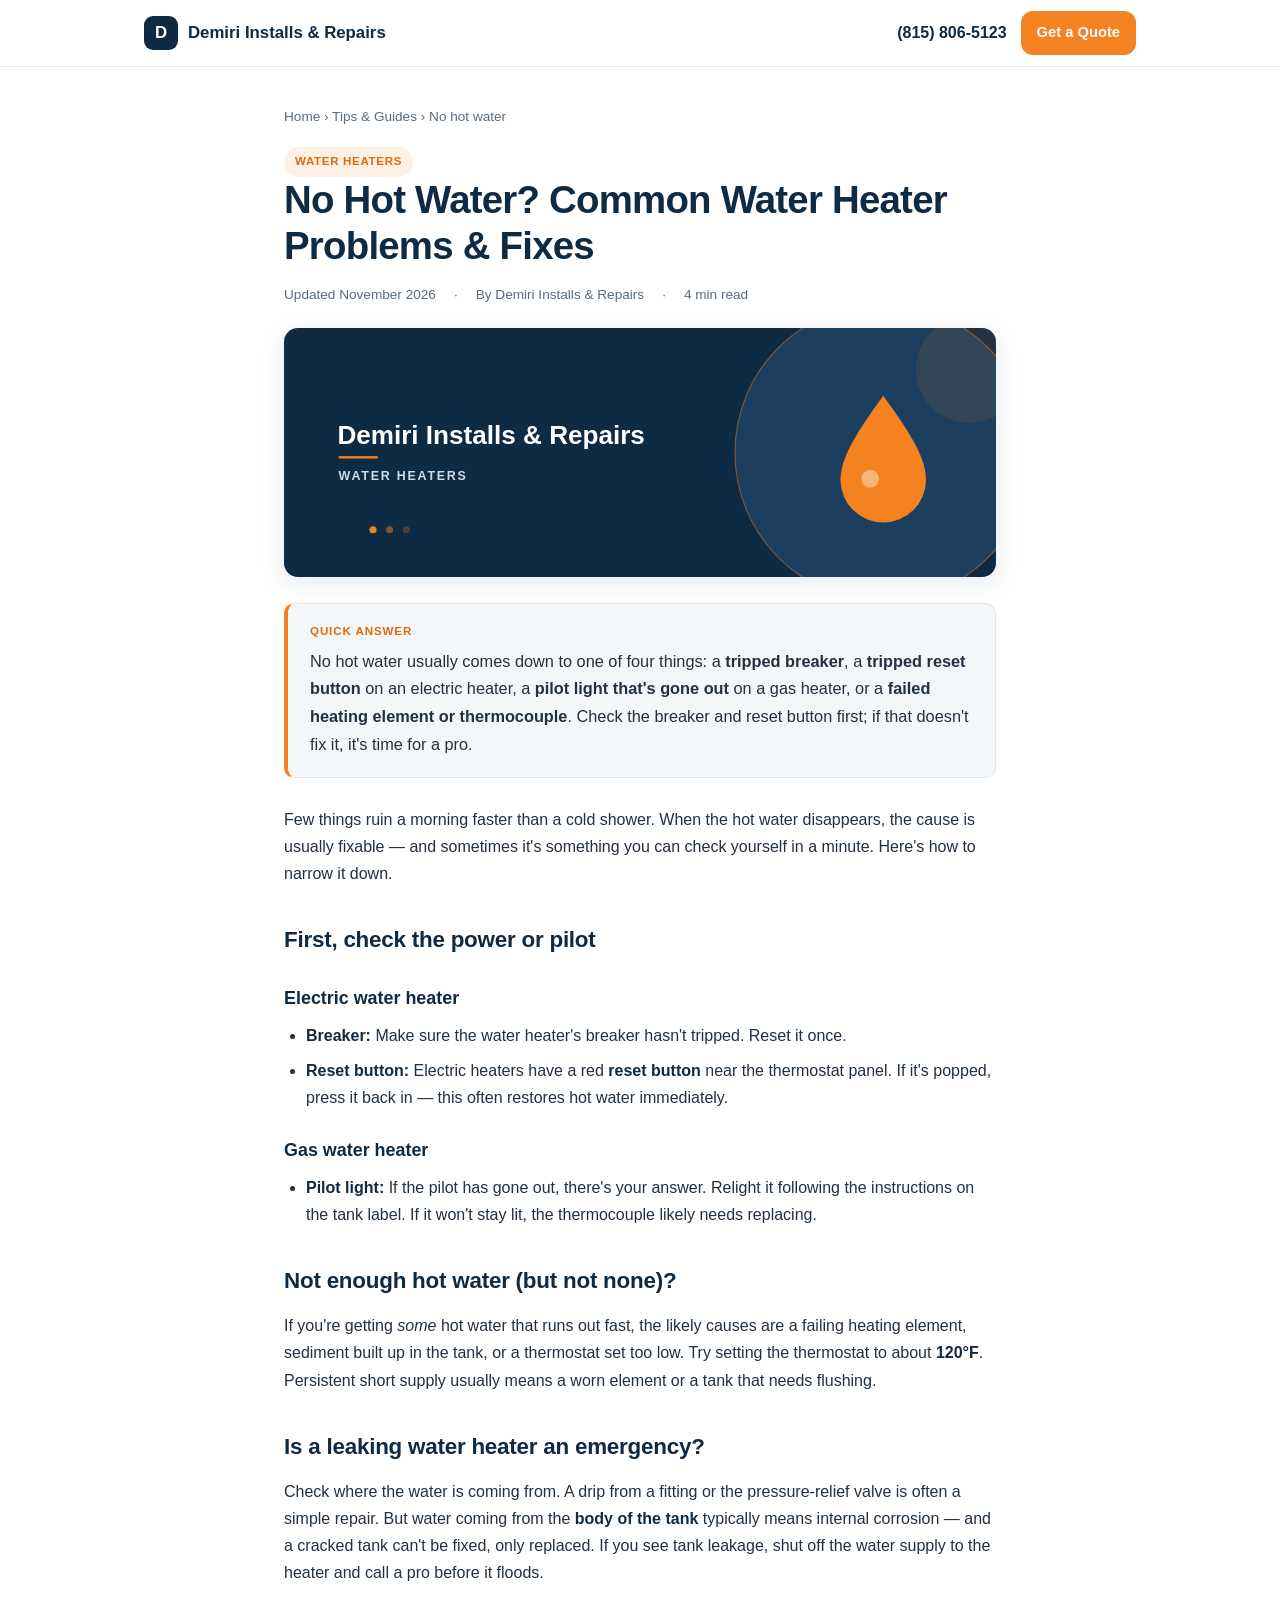
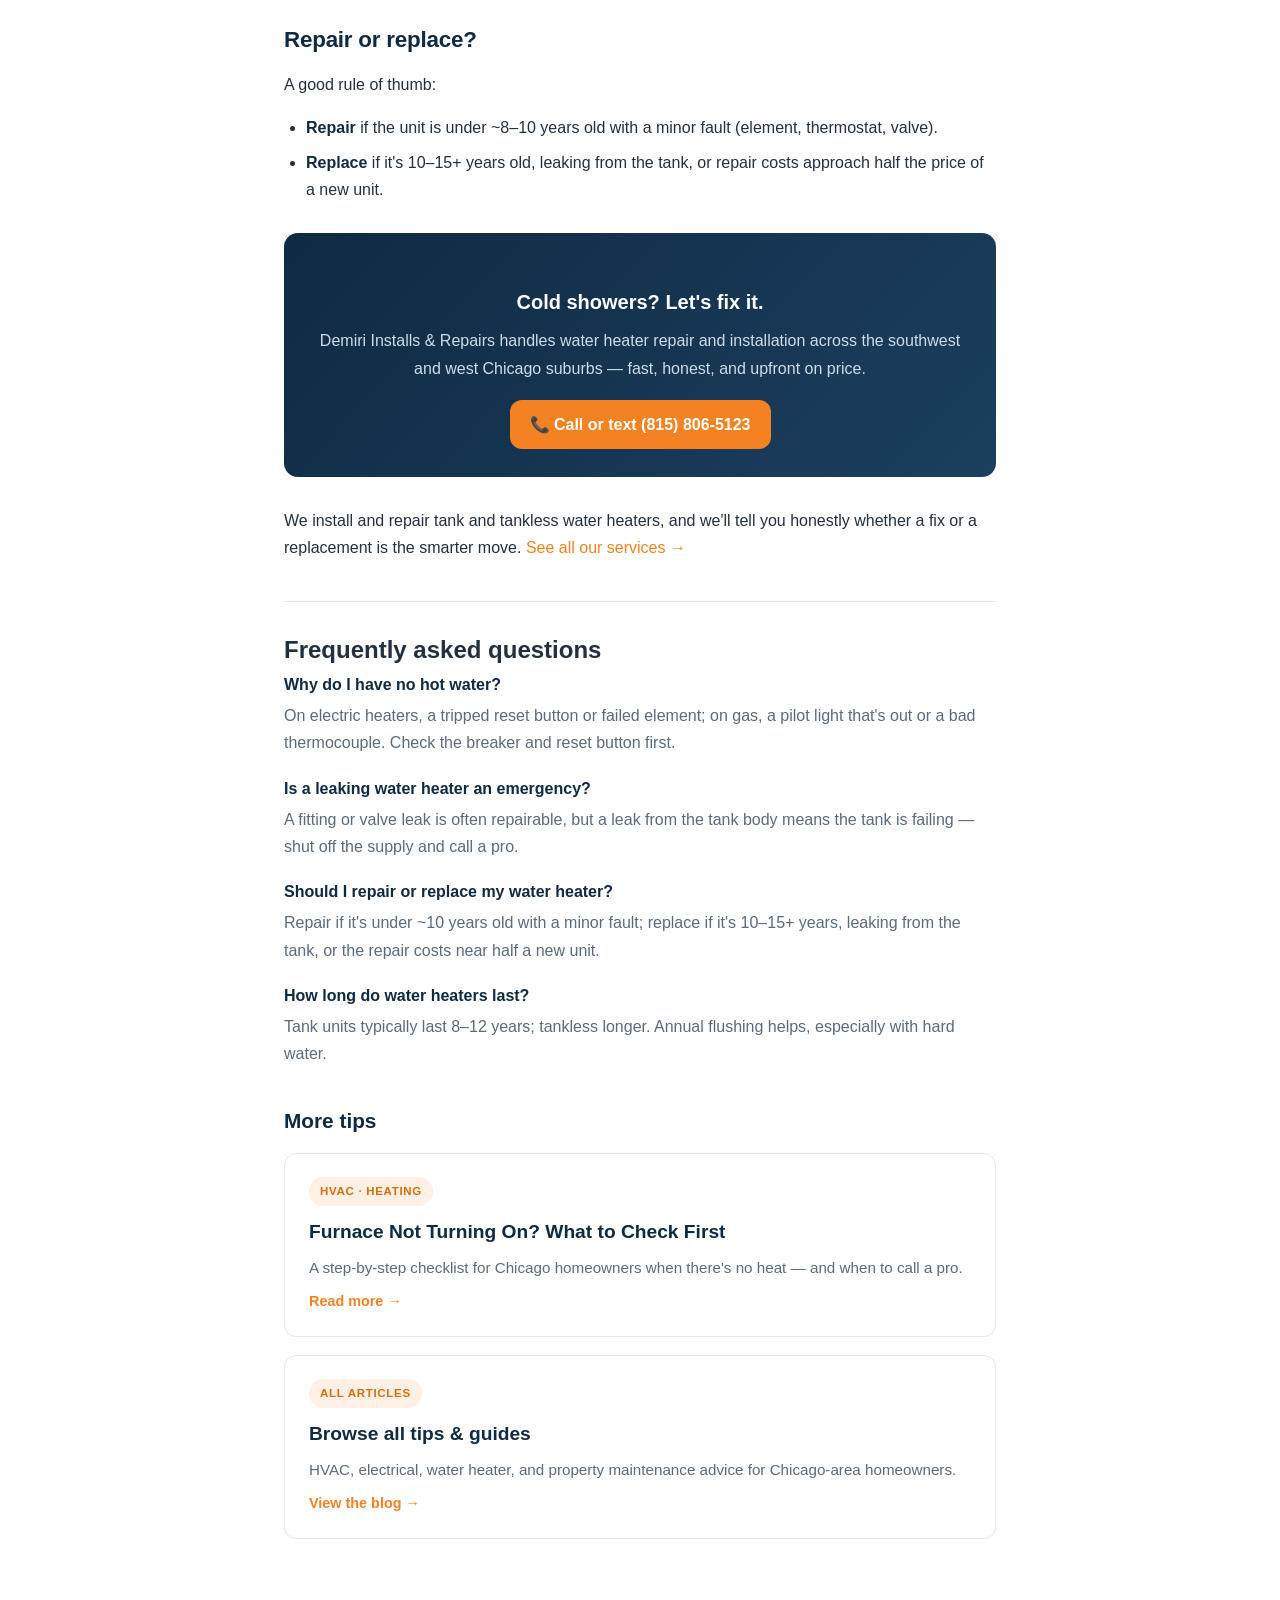
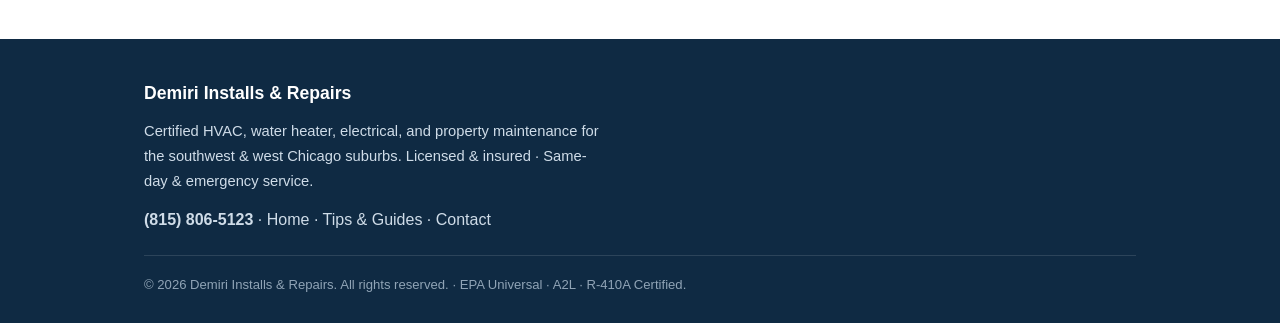
<file: blog/no-hot-water.html>
<!DOCTYPE html>
<html lang="en">
<head>
<meta charset="UTF-8" />
<meta name="viewport" content="width=device-width, initial-scale=1.0" />
<title>No Hot Water? Common Water Heater Problems &amp; Fixes | Chicago Suburbs | Demiri</title>
<meta name="description" content="No hot water? Here's what Chicago-area homeowners should check — pilot light, breaker, reset button, thermostat — common water heater problems, and when to repair vs. replace." />
<meta name="robots" content="index, follow" />
<link rel="canonical" href="https://demiriservices.com/blog/no-hot-water.html" />
<meta property="og:title" content="No Hot Water? Common Water Heater Problems & Fixes" />
<meta property="og:description" content="What to check when the hot water runs out, and whether you need a repair or a replacement." />
<meta property="og:type" content="article" />
<meta property="og:url" content="https://demiriservices.com/blog/no-hot-water.html" />
<link rel="stylesheet" href="blog.css" />

<script type="application/ld+json">
{
  "@context":"https://schema.org",
  "@type":"Article",
  "headline":"No Hot Water? Common Water Heater Problems & Fixes",
  "description":"What Chicago-area homeowners should check when there's no hot water, common water heater problems, and when to repair vs. replace.",
  "author":{"@type":"Organization","name":"Demiri Installs & Repairs"},
  "publisher":{"@type":"Organization","name":"Demiri Installs & Repairs","telephone":"+1-815-806-5123"},
  "datePublished":"2026-11-23",
  "dateModified":"2026-11-23",
  "mainEntityOfPage":"https://demiriservices.com/blog/no-hot-water.html",
  "about":["water heater repair","no hot water","water heater replacement","Chicago suburbs"],
  "areaServed":"Southwest and West Chicago suburbs, IL"
}
</script>
<script type="application/ld+json">
{
  "@context":"https://schema.org",
  "@type":"FAQPage",
  "mainEntity":[
    {"@type":"Question","name":"Why do I have no hot water?","acceptedAnswer":{"@type":"Answer","text":"On an electric water heater, a tripped reset button or a failed heating element is the most common cause of no hot water. On a gas water heater, it's usually a pilot light that's gone out or a failed thermocouple. Also check that the water heater's breaker hasn't tripped and the thermostat is set around 120°F."}},
    {"@type":"Question","name":"Is a leaking water heater an emergency?","acceptedAnswer":{"@type":"Answer","text":"It can be. A small leak from a fitting or the pressure-relief valve is often repairable, but water leaking from the tank body usually means the tank is corroded and needs replacement. Shut off the water supply to the heater and call a pro — a failed tank can flood quickly."}},
    {"@type":"Question","name":"Should I repair or replace my water heater?","acceptedAnswer":{"@type":"Answer","text":"As a rule of thumb, repair a unit under about 8–10 years old with a minor fault (element, thermostat, valve). Replace it if it's 10–15+ years old, leaking from the tank, or if repair costs approach half the price of a new unit. A pro can confirm which makes sense."}},
    {"@type":"Question","name":"How long do water heaters last?","acceptedAnswer":{"@type":"Answer","text":"A standard tank water heater typically lasts about 8–12 years; tankless units can last longer. Annual flushing and anode-rod checks help extend that lifespan, especially in areas with hard water."}}
  ]
}
</script>
</head>
<body>

<header class="site-head">
  <div class="row">
    <a class="brand" href="../index.html"><span class="logo">D</span> Demiri Installs &amp; Repairs</a>
    <div class="head-cta">
      <a class="ph" href="tel:+18158065123">(815) 806-5123</a>
      <a class="btn btn-nav" href="../index.html#contact">Get a Quote</a>
    </div>
  </div>
</header>

<main>
  <div class="container">
    <nav class="crumbs"><a href="../index.html">Home</a> › <a href="index.html">Tips &amp; Guides</a> › No hot water</nav>

    <span class="cat">Water Heaters</span>
    <h1>No Hot Water? Common Water Heater Problems &amp; Fixes</h1>
    <div class="post-meta"><span>Updated November 2026</span><span>·</span><span>By Demiri Installs &amp; Repairs</span><span>·</span><span>4 min read</span></div>

    <div class="post-hero">
      <svg viewBox="0 0 1200 420" role="img" aria-label="Demiri Installs & Repairs — water heaters" xmlns="http://www.w3.org/2000/svg">
        <rect width="1200" height="420" fill="#0f2a43"/>
        <circle cx="1010" cy="210" r="250" fill="#1c3f5f"/>
        <circle cx="1010" cy="210" r="250" fill="none" stroke="#f58220" stroke-width="2" opacity="0.45"/>
        <circle cx="1155" cy="70" r="90" fill="#f58220" opacity="0.1"/>
        <text x="90" y="196" fill="#ffffff" font-family="Arial, sans-serif" font-weight="800" font-size="44">Demiri Installs &amp; Repairs</text>
        <rect x="92" y="216" width="66" height="4" fill="#f58220"/>
        <text x="92" y="256" fill="#cfdce8" font-family="Arial, sans-serif" font-weight="700" font-size="21" letter-spacing="3">WATER HEATERS</text>
        <circle cx="150" cy="340" r="6" fill="#f58220"/><circle cx="178" cy="340" r="6" fill="#f58220" opacity="0.5"/><circle cx="206" cy="340" r="6" fill="#f58220" opacity="0.25"/>
        <g transform="translate(1010,210)">
          <path d="M0 -96 C 48 -30 72 10 72 46 A72 72 0 1 1 -72 46 C -72 10 -48 -30 0 -96 Z" fill="#f58220"/>
          <circle cx="-22" cy="44" r="15" fill="#ffffff" opacity="0.4"/>
        </g>
      </svg>
    </div>

    <div class="quick">
      <div class="lbl">Quick answer</div>
      <p>No hot water usually comes down to one of four things: a <strong>tripped breaker</strong>, a <strong>tripped reset button</strong> on an electric heater, a <strong>pilot light that's gone out</strong> on a gas heater, or a <strong>failed heating element or thermocouple</strong>. Check the breaker and reset button first; if that doesn't fix it, it's time for a pro.</p>
    </div>

    <article>
      <p>Few things ruin a morning faster than a cold shower. When the hot water disappears, the cause is usually fixable — and sometimes it's something you can check yourself in a minute. Here's how to narrow it down.</p>

      <h2>First, check the power or pilot</h2>
      <h3>Electric water heater</h3>
      <ul>
        <li><strong>Breaker:</strong> Make sure the water heater's breaker hasn't tripped. Reset it once.</li>
        <li><strong>Reset button:</strong> Electric heaters have a red <strong>reset button</strong> near the thermostat panel. If it's popped, press it back in — this often restores hot water immediately.</li>
      </ul>
      <h3>Gas water heater</h3>
      <ul>
        <li><strong>Pilot light:</strong> If the pilot has gone out, there's your answer. Relight it following the instructions on the tank label. If it won't stay lit, the thermocouple likely needs replacing.</li>
      </ul>

      <h2>Not enough hot water (but not none)?</h2>
      <p>If you're getting <em>some</em> hot water that runs out fast, the likely causes are a failing heating element, sediment built up in the tank, or a thermostat set too low. Try setting the thermostat to about <strong>120°F</strong>. Persistent short supply usually means a worn element or a tank that needs flushing.</p>

      <h2>Is a leaking water heater an emergency?</h2>
      <p>Check where the water is coming from. A drip from a fitting or the pressure-relief valve is often a simple repair. But water coming from the <strong>body of the tank</strong> typically means internal corrosion — and a cracked tank can't be fixed, only replaced. If you see tank leakage, shut off the water supply to the heater and call a pro before it floods.</p>

      <h2>Repair or replace?</h2>
      <p>A good rule of thumb:</p>
      <ul>
        <li><strong>Repair</strong> if the unit is under ~8–10 years old with a minor fault (element, thermostat, valve).</li>
        <li><strong>Replace</strong> if it's 10–15+ years old, leaking from the tank, or repair costs approach half the price of a new unit.</li>
      </ul>

      <div class="cta-box">
        <h3>Cold showers? Let's fix it.</h3>
        <p>Demiri Installs &amp; Repairs handles water heater repair and installation across the southwest and west Chicago suburbs — fast, honest, and upfront on price.</p>
        <a class="btn" href="tel:+18158065123">📞 Call or text (815) 806-5123</a>
      </div>

      <p>We install and repair tank and tankless water heaters, and we'll tell you honestly whether a fix or a replacement is the smarter move. <a href="../index.html#services">See all our services →</a></p>
    </article>

    <section class="post-faq">
      <h2>Frequently asked questions</h2>
      <div class="qa"><div class="q">Why do I have no hot water?</div><div class="a">On electric heaters, a tripped reset button or failed element; on gas, a pilot light that's out or a bad thermocouple. Check the breaker and reset button first.</div></div>
      <div class="qa"><div class="q">Is a leaking water heater an emergency?</div><div class="a">A fitting or valve leak is often repairable, but a leak from the tank body means the tank is failing — shut off the supply and call a pro.</div></div>
      <div class="qa"><div class="q">Should I repair or replace my water heater?</div><div class="a">Repair if it's under ~10 years old with a minor fault; replace if it's 10–15+ years, leaking from the tank, or the repair costs near half a new unit.</div></div>
      <div class="qa"><div class="q">How long do water heaters last?</div><div class="a">Tank units typically last 8–12 years; tankless longer. Annual flushing helps, especially with hard water.</div></div>
    </section>

    <section style="margin-top:36px;">
      <h2 style="font-size:1.3rem;color:var(--navy);margin-bottom:14px;">More tips</h2>
      <div class="post-list">
        <a class="post-card" href="furnace-not-turning-on.html">
          <span class="cat">HVAC · Heating</span>
          <h3>Furnace Not Turning On? What to Check First</h3>
          <p>A step-by-step checklist for Chicago homeowners when there's no heat — and when to call a pro.</p>
          <span class="more">Read more →</span>
        </a>
        <a class="post-card" href="index.html">
          <span class="cat">All Articles</span>
          <h3>Browse all tips &amp; guides</h3>
          <p>HVAC, electrical, water heater, and property maintenance advice for Chicago-area homeowners.</p>
          <span class="more">View the blog →</span>
        </a>
      </div>
    </section>
  </div>
</main>

<footer class="site-foot">
  <div class="row">
    <div class="fbrand">Demiri Installs &amp; Repairs</div>
    <p style="max-width:460px;font-size:.92rem;">Certified HVAC, water heater, electrical, and property maintenance for the southwest &amp; west Chicago suburbs. Licensed &amp; insured · Same-day &amp; emergency service.</p>
    <p style="margin-top:12px;"><a href="tel:+18158065123"><strong>(815) 806-5123</strong></a> · <a href="../index.html">Home</a> · <a href="index.html">Tips &amp; Guides</a> · <a href="../index.html#contact">Contact</a></p>
    <div class="fbot">&copy; 2026 Demiri Installs &amp; Repairs. All rights reserved. · EPA Universal · A2L · R-410A Certified.</div>
  </div>
</footer>

</body>
</html>
</file>
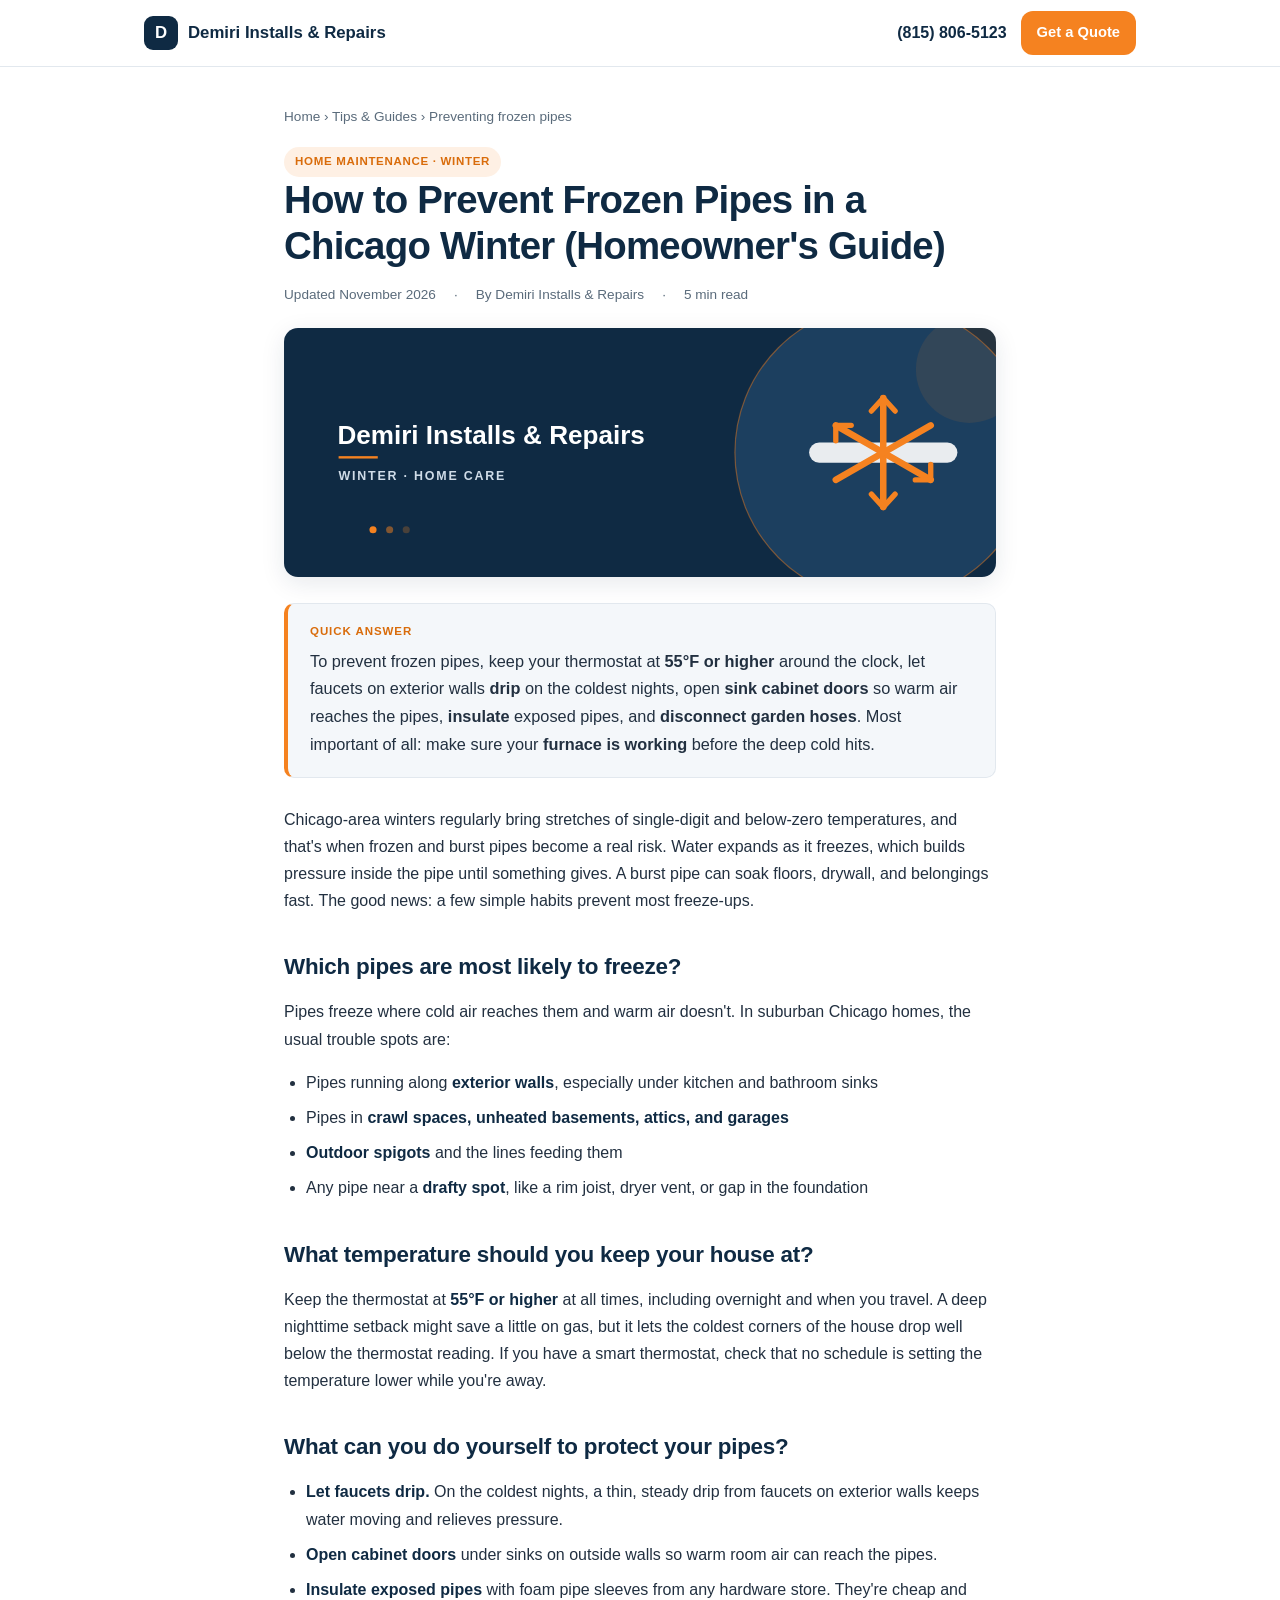
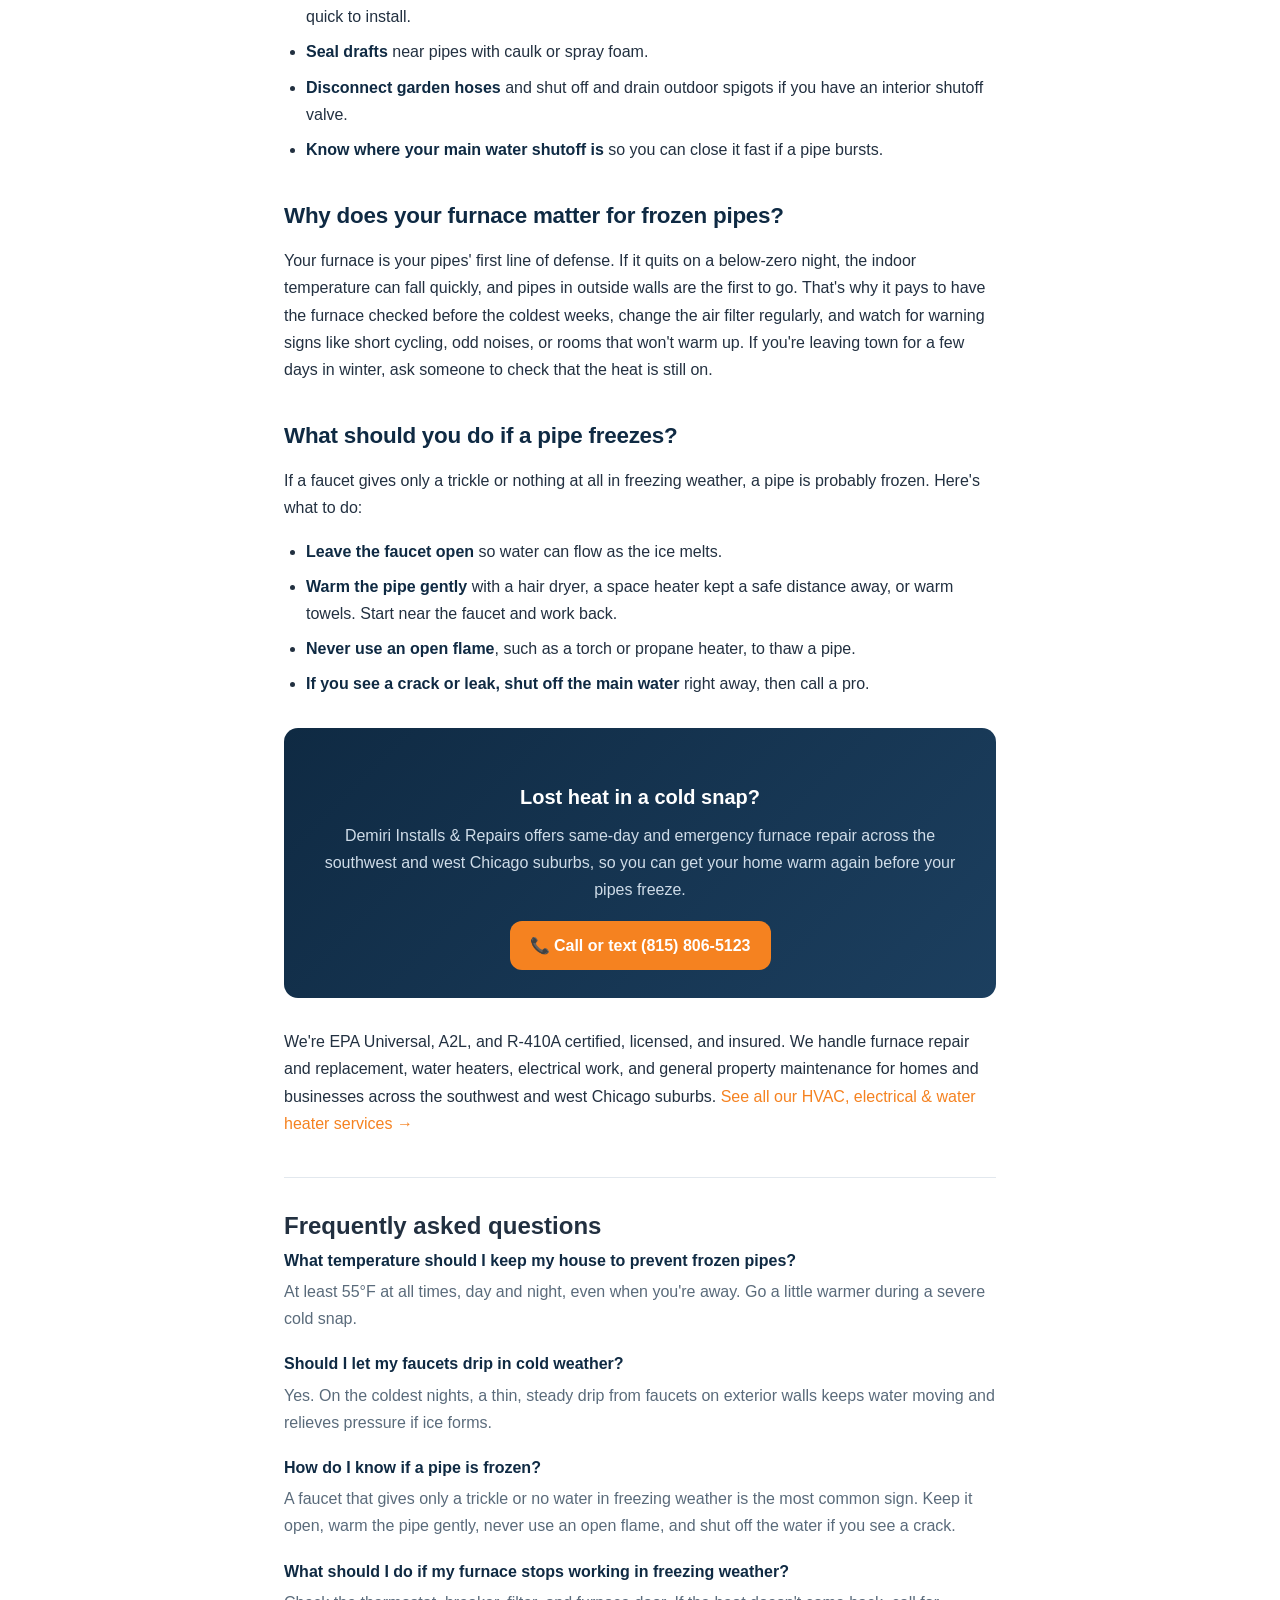
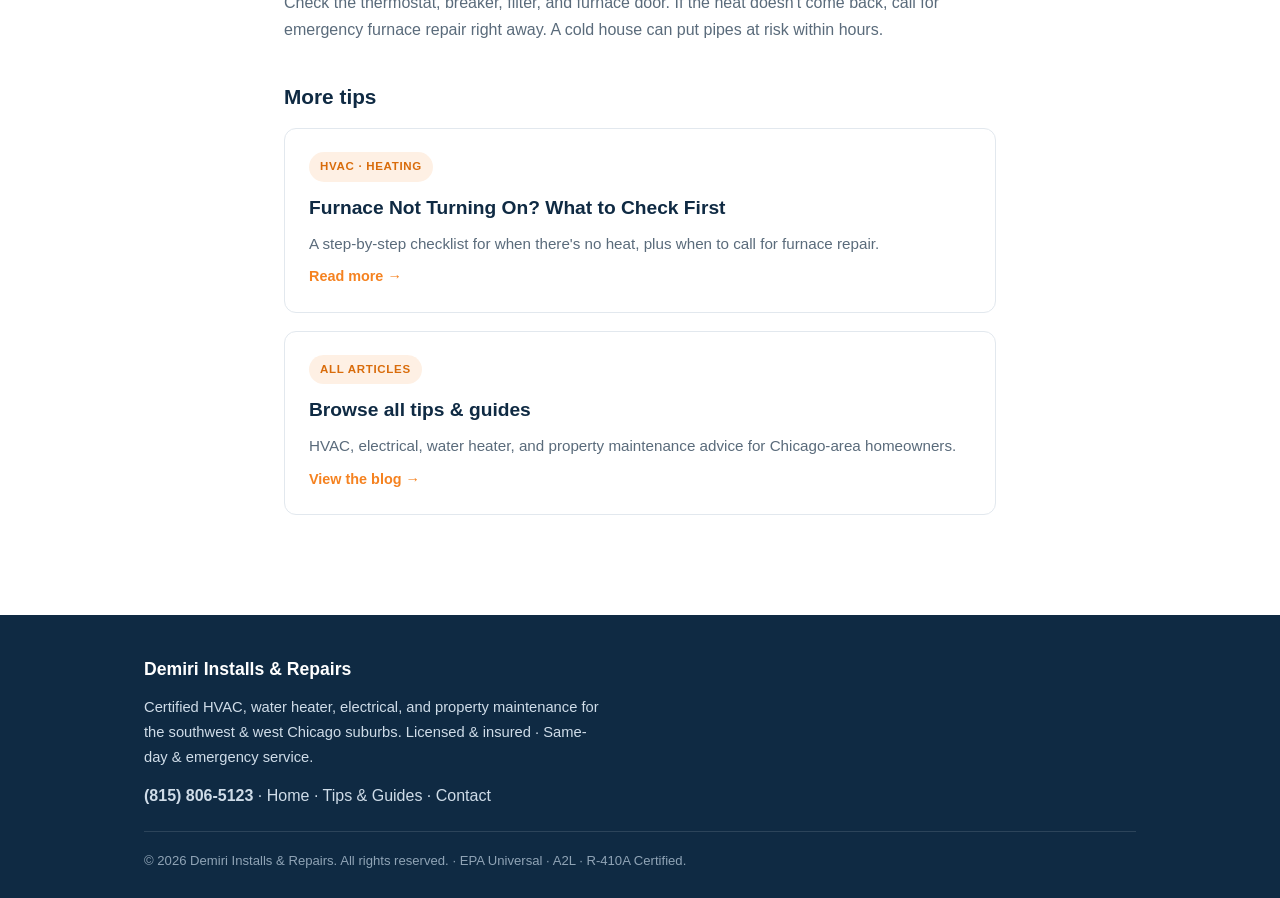
<file: blog/prevent-frozen-pipes.html>
<!DOCTYPE html>
<html lang="en">
<head>
<meta charset="UTF-8" />
<meta name="viewport" content="width=device-width, initial-scale=1.0" />
<title>How to Prevent Frozen Pipes in a Chicago Winter | Chicago Suburbs | Demiri</title>
<meta name="description" content="How to prevent frozen pipes in a Chicago winter: thermostat settings, drips, insulation, and what to do if a pipe freezes — plus why a working furnace matters." />
<meta name="robots" content="index, follow" />
<link rel="canonical" href="https://demiriservices.com/blog/prevent-frozen-pipes.html" />
<meta property="og:title" content="How to Prevent Frozen Pipes in a Chicago Winter" />
<meta property="og:description" content="Simple steps Chicago-area homeowners can take to keep pipes from freezing and bursting — and what to do if one freezes." />
<meta property="og:type" content="article" />
<meta property="og:url" content="https://demiriservices.com/blog/prevent-frozen-pipes.html" />
<link rel="stylesheet" href="blog.css" />

<script type="application/ld+json">
{
  "@context":"https://schema.org",
  "@type":"Article",
  "headline":"How to Prevent Frozen Pipes in a Chicago Winter (Homeowner's Guide)",
  "description":"Simple steps Chicago-area homeowners can take to keep pipes from freezing and bursting, what to do if a pipe freezes, and why keeping the furnace running matters.",
  "author":{"@type":"Organization","name":"Demiri Installs & Repairs"},
  "publisher":{"@type":"Organization","name":"Demiri Installs & Repairs","telephone":"+1-815-806-5123"},
  "datePublished":"2026-11-23",
  "dateModified":"2026-11-23",
  "mainEntityOfPage":"https://demiriservices.com/blog/prevent-frozen-pipes.html",
  "about":["frozen pipes","winter home maintenance","furnace","no heat","Chicago suburbs"],
  "areaServed":"Southwest and West Chicago suburbs, IL"
}
</script>
<script type="application/ld+json">
{
  "@context":"https://schema.org",
  "@type":"FAQPage",
  "mainEntity":[
    {"@type":"Question","name":"What temperature should I keep my house to prevent frozen pipes?","acceptedAnswer":{"@type":"Answer","text":"Keep the thermostat at 55°F or higher at all times, day and night, even when you're away. During a severe cold snap, keeping it a bit warmer gives pipes in exterior walls and crawl spaces an extra margin."}},
    {"@type":"Question","name":"Should I let my faucets drip in cold weather?","acceptedAnswer":{"@type":"Answer","text":"Yes. On the coldest nights, let a thin, steady drip run from faucets on exterior walls, both hot and cold. Moving water is less likely to freeze, and an open faucet relieves pressure that builds up if ice does form."}},
    {"@type":"Question","name":"How do I know if a pipe is frozen?","acceptedAnswer":{"@type":"Answer","text":"The most common sign is a faucet that gives only a trickle or no water at all in freezing weather. You may also see frost on an exposed pipe or notice a bulge. Keep the faucet open, shut off the water if you suspect a crack, and never use an open flame to thaw it."}},
    {"@type":"Question","name":"What should I do if my furnace stops working in freezing weather?","acceptedAnswer":{"@type":"Answer","text":"Check the thermostat, breaker, filter, and furnace door first. If the heat doesn't come back, call for emergency furnace repair right away. A home without heat during a Chicago cold snap can cool quickly enough to put pipes at risk within hours."}}
  ]
}
</script>
</head>
<body>

<header class="site-head">
  <div class="row">
    <a class="brand" href="../index.html"><span class="logo">D</span> Demiri Installs &amp; Repairs</a>
    <div class="head-cta">
      <a class="ph" href="tel:+18158065123">(815) 806-5123</a>
      <a class="btn btn-nav" href="../index.html#contact">Get a Quote</a>
    </div>
  </div>
</header>

<main>
  <div class="container">
    <nav class="crumbs"><a href="../index.html">Home</a> › <a href="index.html">Tips &amp; Guides</a> › Preventing frozen pipes</nav>

    <span class="cat">Home Maintenance · Winter</span>
    <h1>How to Prevent Frozen Pipes in a Chicago Winter (Homeowner's Guide)</h1>
    <div class="post-meta"><span>Updated November 2026</span><span>·</span><span>By Demiri Installs &amp; Repairs</span><span>·</span><span>5 min read</span></div>

    <div class="post-hero">
      <svg viewBox="0 0 1200 420" role="img" aria-label="Demiri Installs & Repairs — preventing frozen pipes" xmlns="http://www.w3.org/2000/svg">
        <rect width="1200" height="420" fill="#0f2a43"/>
        <circle cx="1010" cy="210" r="250" fill="#1c3f5f"/>
        <circle cx="1010" cy="210" r="250" fill="none" stroke="#f58220" stroke-width="2" opacity="0.45"/>
        <circle cx="1155" cy="70" r="90" fill="#f58220" opacity="0.1"/>
        <text x="90" y="196" fill="#ffffff" font-family="Arial, sans-serif" font-weight="800" font-size="44">Demiri Installs &amp; Repairs</text>
        <rect x="92" y="216" width="66" height="4" fill="#f58220"/>
        <text x="92" y="256" fill="#cfdce8" font-family="Arial, sans-serif" font-weight="700" font-size="21" letter-spacing="3">WINTER · HOME CARE</text>
        <circle cx="150" cy="340" r="6" fill="#f58220"/><circle cx="178" cy="340" r="6" fill="#f58220" opacity="0.5"/><circle cx="206" cy="340" r="6" fill="#f58220" opacity="0.25"/>
        <g transform="translate(1010,210)">
          <rect x="-125" y="-17" width="250" height="34" rx="17" fill="#ffffff" opacity="0.9"/>
          <g stroke="#f58220" stroke-width="11" stroke-linecap="round">
            <line x1="0" y1="-92" x2="0" y2="92"/><line x1="-80" y1="-46" x2="80" y2="46"/><line x1="-80" y1="46" x2="80" y2="-46"/>
          </g>
          <g stroke="#f58220" stroke-width="9" stroke-linecap="round">
            <line x1="0" y1="-92" x2="-20" y2="-70"/><line x1="0" y1="-92" x2="20" y2="-70"/>
            <line x1="0" y1="92" x2="-20" y2="70"/><line x1="0" y1="92" x2="20" y2="70"/>
            <line x1="-80" y1="-46" x2="-80" y2="-20"/><line x1="-80" y1="-46" x2="-54" y2="-46"/>
            <line x1="80" y1="46" x2="80" y2="20"/><line x1="80" y1="46" x2="54" y2="46"/>
          </g>
        </g>
      </svg>
    </div>

    <div class="quick">
      <div class="lbl">Quick answer</div>
      <p>To prevent frozen pipes, keep your thermostat at <strong>55°F or higher</strong> around the clock, let faucets on exterior walls <strong>drip</strong> on the coldest nights, open <strong>sink cabinet doors</strong> so warm air reaches the pipes, <strong>insulate</strong> exposed pipes, and <strong>disconnect garden hoses</strong>. Most important of all: make sure your <strong>furnace is working</strong> before the deep cold hits.</p>
    </div>

    <article>
      <p>Chicago-area winters regularly bring stretches of single-digit and below-zero temperatures, and that's when frozen and burst pipes become a real risk. Water expands as it freezes, which builds pressure inside the pipe until something gives. A burst pipe can soak floors, drywall, and belongings fast. The good news: a few simple habits prevent most freeze-ups.</p>

      <h2>Which pipes are most likely to freeze?</h2>
      <p>Pipes freeze where cold air reaches them and warm air doesn't. In suburban Chicago homes, the usual trouble spots are:</p>
      <ul>
        <li>Pipes running along <strong>exterior walls</strong>, especially under kitchen and bathroom sinks</li>
        <li>Pipes in <strong>crawl spaces, unheated basements, attics, and garages</strong></li>
        <li><strong>Outdoor spigots</strong> and the lines feeding them</li>
        <li>Any pipe near a <strong>drafty spot</strong>, like a rim joist, dryer vent, or gap in the foundation</li>
      </ul>

      <h2>What temperature should you keep your house at?</h2>
      <p>Keep the thermostat at <strong>55°F or higher</strong> at all times, including overnight and when you travel. A deep nighttime setback might save a little on gas, but it lets the coldest corners of the house drop well below the thermostat reading. If you have a smart thermostat, check that no schedule is setting the temperature lower while you're away.</p>

      <h2>What can you do yourself to protect your pipes?</h2>
      <ul>
        <li><strong>Let faucets drip.</strong> On the coldest nights, a thin, steady drip from faucets on exterior walls keeps water moving and relieves pressure.</li>
        <li><strong>Open cabinet doors</strong> under sinks on outside walls so warm room air can reach the pipes.</li>
        <li><strong>Insulate exposed pipes</strong> with foam pipe sleeves from any hardware store. They're cheap and quick to install.</li>
        <li><strong>Seal drafts</strong> near pipes with caulk or spray foam.</li>
        <li><strong>Disconnect garden hoses</strong> and shut off and drain outdoor spigots if you have an interior shutoff valve.</li>
        <li><strong>Know where your main water shutoff is</strong> so you can close it fast if a pipe bursts.</li>
      </ul>

      <h2>Why does your furnace matter for frozen pipes?</h2>
      <p>Your furnace is your pipes' first line of defense. If it quits on a below-zero night, the indoor temperature can fall quickly, and pipes in outside walls are the first to go. That's why it pays to have the furnace checked before the coldest weeks, change the air filter regularly, and watch for warning signs like short cycling, odd noises, or rooms that won't warm up. If you're leaving town for a few days in winter, ask someone to check that the heat is still on.</p>

      <h2>What should you do if a pipe freezes?</h2>
      <p>If a faucet gives only a trickle or nothing at all in freezing weather, a pipe is probably frozen. Here's what to do:</p>
      <ul>
        <li><strong>Leave the faucet open</strong> so water can flow as the ice melts.</li>
        <li><strong>Warm the pipe gently</strong> with a hair dryer, a space heater kept a safe distance away, or warm towels. Start near the faucet and work back.</li>
        <li><strong>Never use an open flame</strong>, such as a torch or propane heater, to thaw a pipe.</li>
        <li><strong>If you see a crack or leak, shut off the main water</strong> right away, then call a pro.</li>
      </ul>

      <div class="cta-box">
        <h3>Lost heat in a cold snap?</h3>
        <p>Demiri Installs &amp; Repairs offers same-day and emergency furnace repair across the southwest and west Chicago suburbs, so you can get your home warm again before your pipes freeze.</p>
        <a class="btn" href="tel:+18158065123">📞 Call or text (815) 806-5123</a>
      </div>

      <p>We're EPA Universal, A2L, and R-410A certified, licensed, and insured. We handle furnace repair and replacement, water heaters, electrical work, and general property maintenance for homes and businesses across the southwest and west Chicago suburbs. <a href="../index.html#services">See all our HVAC, electrical &amp; water heater services →</a></p>
    </article>

    <section class="post-faq">
      <h2>Frequently asked questions</h2>
      <div class="qa"><div class="q">What temperature should I keep my house to prevent frozen pipes?</div><div class="a">At least 55°F at all times, day and night, even when you're away. Go a little warmer during a severe cold snap.</div></div>
      <div class="qa"><div class="q">Should I let my faucets drip in cold weather?</div><div class="a">Yes. On the coldest nights, a thin, steady drip from faucets on exterior walls keeps water moving and relieves pressure if ice forms.</div></div>
      <div class="qa"><div class="q">How do I know if a pipe is frozen?</div><div class="a">A faucet that gives only a trickle or no water in freezing weather is the most common sign. Keep it open, warm the pipe gently, never use an open flame, and shut off the water if you see a crack.</div></div>
      <div class="qa"><div class="q">What should I do if my furnace stops working in freezing weather?</div><div class="a">Check the thermostat, breaker, filter, and furnace door. If the heat doesn't come back, call for emergency furnace repair right away. A cold house can put pipes at risk within hours.</div></div>
    </section>

    <section style="margin-top:36px;">
      <h2 style="font-size:1.3rem;color:var(--navy);margin-bottom:14px;">More tips</h2>
      <div class="post-list">
        <a class="post-card" href="furnace-not-turning-on.html">
          <span class="cat">HVAC · Heating</span>
          <h3>Furnace Not Turning On? What to Check First</h3>
          <p>A step-by-step checklist for when there's no heat, plus when to call for furnace repair.</p>
          <span class="more">Read more →</span>
        </a>
        <a class="post-card" href="index.html">
          <span class="cat">All Articles</span>
          <h3>Browse all tips &amp; guides</h3>
          <p>HVAC, electrical, water heater, and property maintenance advice for Chicago-area homeowners.</p>
          <span class="more">View the blog →</span>
        </a>
      </div>
    </section>
  </div>
</main>

<footer class="site-foot">
  <div class="row">
    <div class="fbrand">Demiri Installs &amp; Repairs</div>
    <p style="max-width:460px;font-size:.92rem;">Certified HVAC, water heater, electrical, and property maintenance for the southwest &amp; west Chicago suburbs. Licensed &amp; insured · Same-day &amp; emergency service.</p>
    <p style="margin-top:12px;"><a href="tel:+18158065123"><strong>(815) 806-5123</strong></a> · <a href="../index.html">Home</a> · <a href="index.html">Tips &amp; Guides</a> · <a href="../index.html#contact">Contact</a></p>
    <div class="fbot">&copy; 2026 Demiri Installs &amp; Repairs. All rights reserved. · EPA Universal · A2L · R-410A Certified.</div>
  </div>
</footer>

</body>
</html>
</file>
<file: blog/blog.css>
:root{
  --navy:#0f2a43; --navy-light:#1c3f5f; --accent:#f58220; --accent-dark:#d96c0b;
  --bg:#ffffff; --bg-alt:#f4f7fa; --text:#223040; --text-muted:#5a6b7b;
  --border:#e2e8ee; --radius:12px; --shadow:0 6px 24px rgba(15,42,67,.08); --maxw:760px;
}
*{box-sizing:border-box;margin:0;padding:0;}
html{scroll-behavior:smooth;}
body{font-family:-apple-system,BlinkMacSystemFont,"Segoe UI",Roboto,Helvetica,Arial,sans-serif;color:var(--text);line-height:1.7;background:var(--bg);-webkit-font-smoothing:antialiased;overflow-x:hidden;}
a{color:var(--accent);text-decoration:none;}
a:hover{text-decoration:underline;}
.container{width:100%;max-width:var(--maxw);margin:0 auto;padding:0 24px;}
.wide{max-width:1040px;}

/* header */
.site-head{position:sticky;top:0;z-index:50;background:rgba(255,255,255,.97);backdrop-filter:blur(8px);border-bottom:1px solid var(--border);}
.site-head .row{display:flex;align-items:center;justify-content:space-between;height:66px;max-width:1040px;margin:0 auto;padding:0 24px;}
.brand{display:flex;align-items:center;gap:10px;font-weight:800;color:var(--navy);font-size:1.05rem;}
.brand .logo{width:34px;height:34px;border-radius:9px;background:var(--navy);color:#fff;display:grid;place-items:center;font-weight:800;}
.brand:hover{text-decoration:none;}
.head-cta{display:flex;align-items:center;gap:14px;}
.head-cta .ph{font-weight:800;color:var(--navy);}
.head-cta .ph:hover{text-decoration:none;color:var(--accent);}
.btn{display:inline-flex;align-items:center;gap:8px;font-weight:700;padding:11px 20px;border-radius:var(--radius);background:var(--accent);color:#fff;border:0;cursor:pointer;}
.btn:hover{background:var(--accent-dark);text-decoration:none;}
.btn-nav{padding:9px 16px;font-size:.92rem;}
@media(max-width:560px){.head-cta .btn{display:none;}}

/* breadcrumb + article */
main{padding:38px 0 60px;}
.crumbs{font-size:.85rem;color:var(--text-muted);margin-bottom:18px;}
.crumbs a{color:var(--text-muted);}
.post-meta{display:flex;flex-wrap:wrap;gap:10px 18px;align-items:center;color:var(--text-muted);font-size:.85rem;margin-bottom:22px;}
.cat{display:inline-block;background:rgba(245,130,32,.12);color:var(--accent-dark);font-weight:700;font-size:.72rem;letter-spacing:.06em;text-transform:uppercase;padding:5px 11px;border-radius:50px;}
h1{font-size:clamp(1.7rem,4vw,2.4rem);line-height:1.2;color:var(--navy);letter-spacing:-.02em;margin-bottom:14px;font-weight:800;}
article h2{font-size:1.4rem;color:var(--navy);margin:34px 0 12px;font-weight:800;letter-spacing:-.01em;}
article h3{font-size:1.12rem;color:var(--navy);margin:24px 0 8px;font-weight:700;}
article p{margin-bottom:16px;}
article ul,article ol{margin:0 0 16px 22px;}
article li{margin-bottom:8px;}
article strong{color:var(--navy);}

/* featured hero image */
.post-hero{width:100%;border-radius:14px;overflow:hidden;margin:6px 0 26px;line-height:0;box-shadow:0 6px 24px rgba(15,42,67,.1);}
.post-hero svg{width:100%;height:auto;display:block;}

/* quick answer box (AEO) */
.quick{background:var(--bg-alt);border:1px solid var(--border);border-left:4px solid var(--accent);border-radius:10px;padding:18px 22px;margin:22px 0 28px;}
.quick .lbl{font-size:.72rem;font-weight:800;letter-spacing:.08em;text-transform:uppercase;color:var(--accent-dark);margin-bottom:6px;}
.quick p{margin:0;font-size:1.02rem;color:var(--text);}

/* callout CTA */
.cta-box{background:linear-gradient(135deg,var(--navy),var(--navy-light));color:#fff;border-radius:14px;padding:28px 26px;margin:30px 0;text-align:center;}
.cta-box h3{color:#fff;font-size:1.25rem;margin-bottom:8px;}
.cta-box p{color:#cfdce8;margin-bottom:18px;}
.cta-box .btn{background:var(--accent);}
.cta-box a.phone{color:#fff;font-weight:800;}

/* FAQ */
.post-faq{margin-top:40px;border-top:1px solid var(--border);padding-top:28px;}
.post-faq h2{margin-top:0;}
.qa{margin-bottom:18px;}
.qa .q{font-weight:700;color:var(--navy);margin-bottom:4px;}
.qa .a{color:var(--text-muted);}

/* related / list cards */
.post-list{display:grid;gap:18px;margin-top:8px;}
.post-card{display:block;background:#fff;border:1px solid var(--border);border-radius:12px;padding:22px 24px;transition:box-shadow .2s,border-color .2s,transform .15s;}
.post-card:hover{box-shadow:var(--shadow);border-color:var(--accent);transform:translateY(-2px);text-decoration:none;}
.post-card .cat{margin-bottom:10px;}
.post-card h3{color:var(--navy);font-size:1.2rem;margin-bottom:6px;}
.post-card p{color:var(--text-muted);font-size:.95rem;}
.post-card .more{color:var(--accent);font-weight:700;font-size:.9rem;margin-top:8px;display:inline-block;}

/* footer */
.site-foot{background:var(--navy);color:#cfdce8;padding:40px 0 26px;margin-top:40px;}
.site-foot .row{max-width:1040px;margin:0 auto;padding:0 24px;}
.site-foot a{color:#cfdce8;}
.site-foot a:hover{color:var(--accent);}
.site-foot .fbrand{color:#fff;font-weight:800;font-size:1.1rem;margin-bottom:10px;}
.site-foot .fbot{border-top:1px solid rgba(255,255,255,.12);margin-top:22px;padding-top:18px;font-size:.82rem;color:#90a4b6;}
</file>
